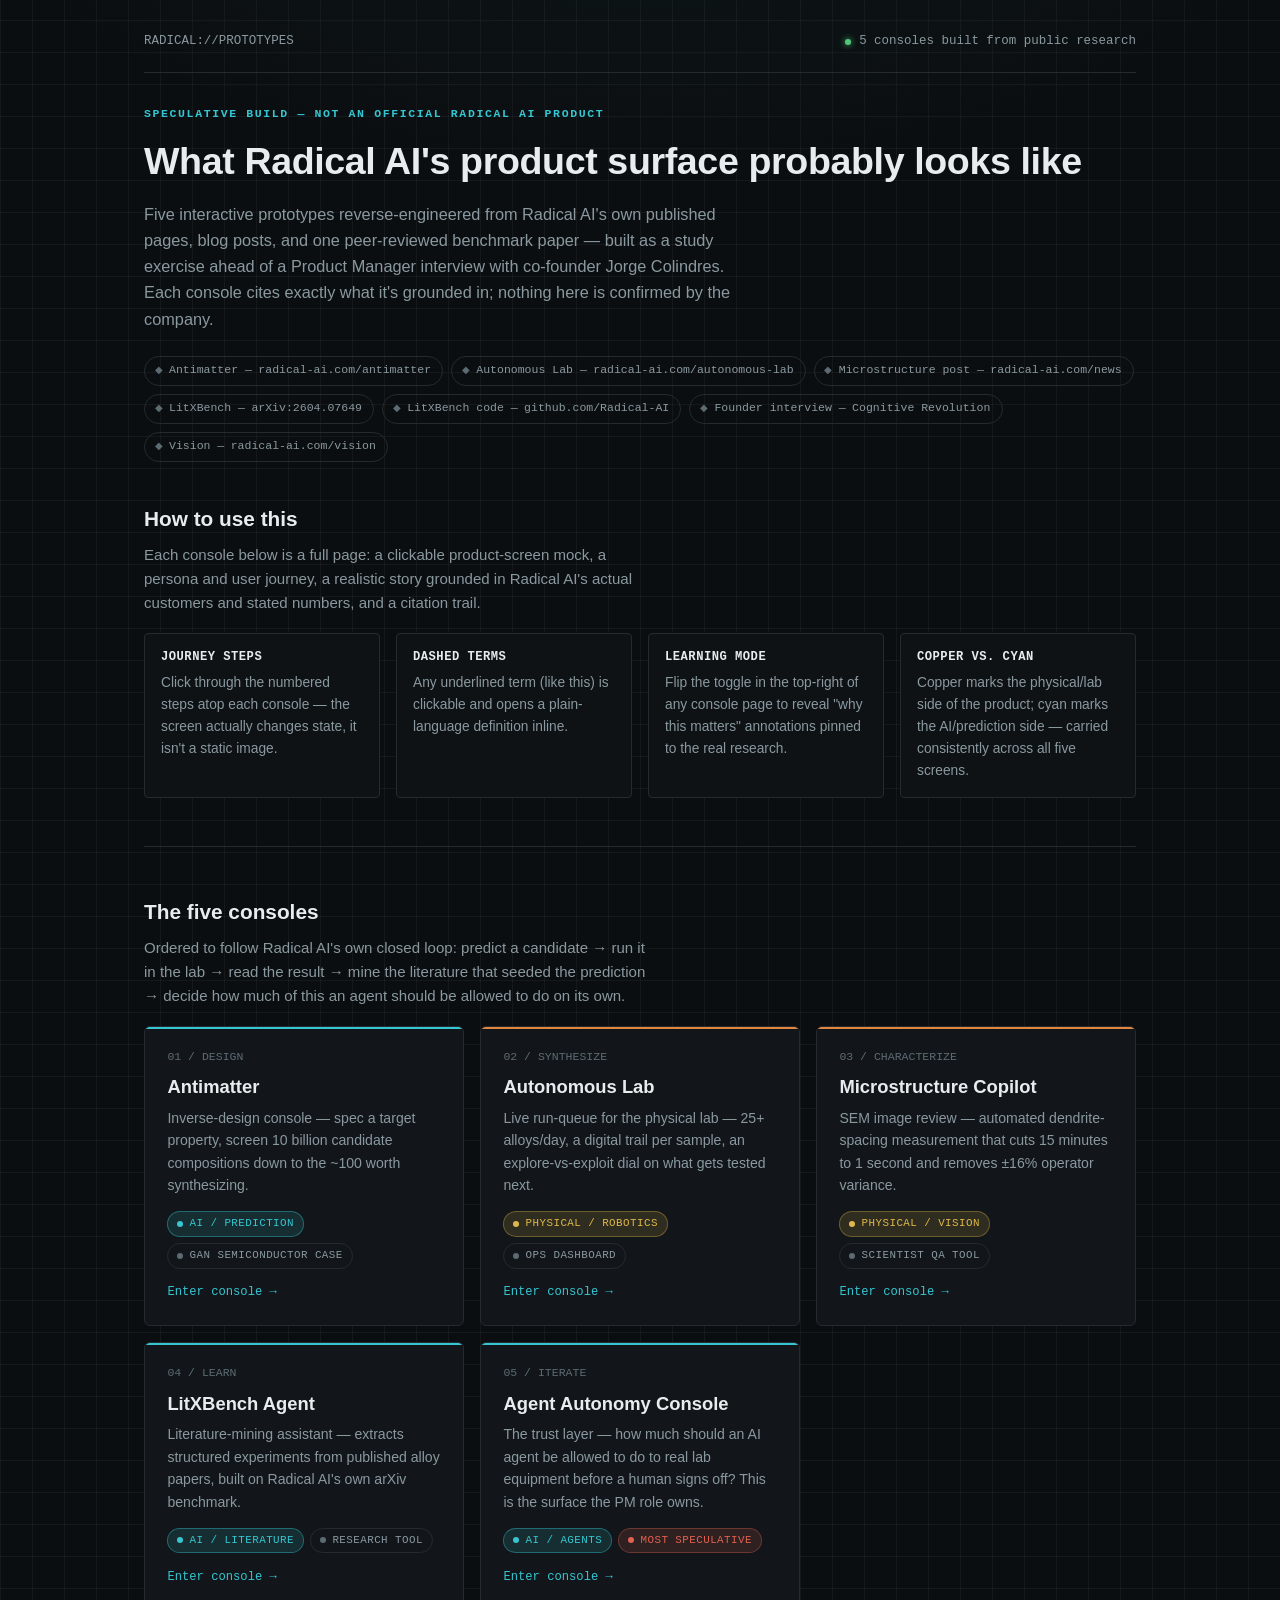
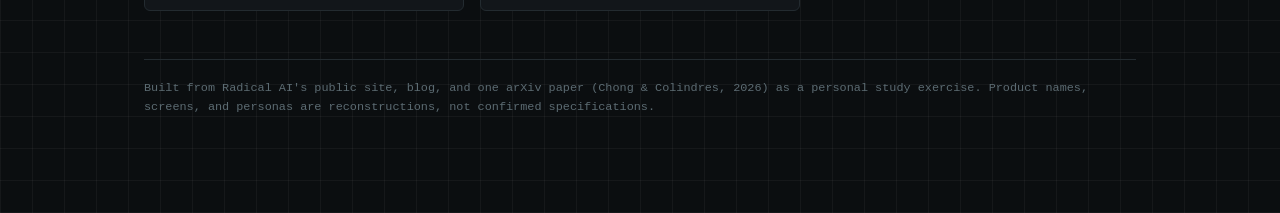
<file: index.html>
<!doctype html>
<html lang="en">
<head>
<meta charset="utf-8" />
<meta name="viewport" content="width=device-width, initial-scale=1" />
<title>Radical AI — Product Prototype Gallery</title>
<link rel="stylesheet" href="assets/styles.css" />
<style>
  .cards {
    display: grid;
    grid-template-columns: repeat(auto-fit, minmax(300px, 1fr));
    gap: 1rem;
  }
  .card {
    display: flex;
    flex-direction: column;
    background: var(--bg-panel);
    border: 1px solid var(--rule);
    border-radius: 6px;
    padding: 1.3rem 1.4rem 1.4rem;
    text-decoration: none;
    color: var(--ink);
    transition: border-color 0.15s, transform 0.15s;
    position: relative;
    overflow: hidden;
  }
  .card::before {
    content: "";
    position: absolute; top: 0; left: 0; right: 0; height: 2px;
    background: var(--accent-bar, var(--cyan));
  }
  .card:hover { border-color: var(--rule-strong); transform: translateY(-2px); text-decoration: none; }
  .card .idx { font-family: var(--font-mono); color: var(--ink-faint); font-size: 0.72rem; }
  .card h3 { margin: 0.4rem 0 0.3rem; font-size: 1.15rem; }
  .card p.tag { color: var(--ink-dim); font-size: 0.88rem; margin: 0 0 0.9rem; flex-grow: 1; }
  .card .meta { display: flex; flex-wrap: wrap; gap: 0.4rem; margin-bottom: 0.9rem; }
  .card .enter { font-family: var(--font-mono); font-size: 0.76rem; color: var(--cyan); }
  .card.phys { --accent-bar: var(--copper); }

  .source-strip {
    display: flex;
    flex-wrap: wrap;
    gap: 0.5rem;
    margin-bottom: 2.5rem;
  }

  .howto {
    display: grid;
    grid-template-columns: repeat(auto-fit, minmax(220px, 1fr));
    gap: 1rem;
    margin: 1rem 0 0;
  }
  .howto .item {
    background: var(--bg-inset);
    border: 1px solid var(--rule);
    border-radius: var(--radius);
    padding: 0.9rem 1rem;
    font-size: 0.86rem;
    color: var(--ink-dim);
  }
  .howto .item b { color: var(--ink); display: block; margin-bottom: 0.3rem; font-family: var(--font-mono); font-size: 0.76rem; text-transform: uppercase; letter-spacing: 0.04em; }
</style>
</head>
<body>
  <div class="shell">
    <div class="topbar">
      <span class="mono">RADICAL://PROTOTYPES</span>
      <span class="sys"><span class="dot"></span>5 consoles built from public research</span>
    </div>

    <span class="eyebrow cyan">Speculative build — not an official Radical AI product</span>
    <h1 class="page-title">What Radical AI's product surface probably looks like</h1>
    <p class="dek">Five interactive prototypes reverse-engineered from Radical AI's own published pages, blog posts, and one peer-reviewed benchmark paper — built as a study exercise ahead of a Product Manager interview with co-founder Jorge Colindres. Each console cites exactly what it's grounded in; nothing here is confirmed by the company.</p>

    <div class="source-strip">
      <span class="cite">Antimatter — <a href="https://www.radical-ai.com/antimatter" target="_blank" rel="noopener">radical-ai.com/antimatter</a></span>
      <span class="cite">Autonomous Lab — <a href="https://www.radical-ai.com/autonomous-lab" target="_blank" rel="noopener">radical-ai.com/autonomous-lab</a></span>
      <span class="cite">Microstructure post — <a href="https://www.radical-ai.com/news/scale-speed-precision-automated-microstructure-analysis-moves-different" target="_blank" rel="noopener">radical-ai.com/news</a></span>
      <span class="cite">LitXBench — <a href="https://arxiv.org/abs/2604.07649" target="_blank" rel="noopener">arXiv:2604.07649</a></span>
      <span class="cite">LitXBench code — <a href="https://github.com/Radical-AI/litxbench" target="_blank" rel="noopener">github.com/Radical-AI</a></span>
      <span class="cite">Founder interview — <a href="https://www.cognitiverevolution.ai/material-abundance-radical-ais-closed-loop-lab-automates-scientific-discovery/" target="_blank" rel="noopener">Cognitive Revolution</a></span>
      <span class="cite">Vision — <a href="https://www.radical-ai.com/vision" target="_blank" rel="noopener">radical-ai.com/vision</a></span>
    </div>

    <section class="block">
      <h2>How to use this</h2>
      <p class="lede">Each console below is a full page: a clickable product-screen mock, a persona and user journey, a realistic story grounded in Radical AI's actual customers and stated numbers, and a citation trail.</p>
      <div class="howto">
        <div class="item"><b>Journey steps</b>Click through the numbered steps atop each console — the screen actually changes state, it isn't a static image.</div>
        <div class="item"><b>Dashed terms</b>Any underlined term (like this) is clickable and opens a plain-language definition inline.</div>
        <div class="item"><b>Learning mode</b>Flip the toggle in the top-right of any console page to reveal "why this matters" annotations pinned to the real research.</div>
        <div class="item"><b>Copper vs. cyan</b>Copper marks the physical/lab side of the product; cyan marks the AI/prediction side — carried consistently across all five screens.</div>
      </div>
    </section>

    <hr class="rule" />

    <section class="block">
      <h2>The five consoles</h2>
      <p class="lede">Ordered to follow Radical AI's own closed loop: predict a candidate → run it in the lab → read the result → mine the literature that seeded the prediction → decide how much of this an agent should be allowed to do on its own.</p>

      <div class="cards">
        <a class="card" href="prototypes/antimatter.html">
          <span class="idx">01 / DESIGN</span>
          <h3>Antimatter</h3>
          <p class="tag">Inverse-design console — spec a target property, screen 10 billion candidate compositions down to the ~100 worth synthesizing.</p>
          <div class="meta"><span class="pill info">AI / prediction</span><span class="pill">GaN semiconductor case</span></div>
          <span class="enter">Enter console →</span>
        </a>

        <a class="card phys" href="prototypes/autonomous-lab.html">
          <span class="idx">02 / SYNTHESIZE</span>
          <h3>Autonomous Lab</h3>
          <p class="tag">Live run-queue for the physical lab — 25+ alloys/day, a digital trail per sample, an explore-vs-exploit dial on what gets tested next.</p>
          <div class="meta"><span class="pill warn">Physical / robotics</span><span class="pill">Ops dashboard</span></div>
          <span class="enter">Enter console →</span>
        </a>

        <a class="card phys" href="prototypes/microstructure-copilot.html">
          <span class="idx">03 / CHARACTERIZE</span>
          <h3>Microstructure Copilot</h3>
          <p class="tag">SEM image review — automated dendrite-spacing measurement that cuts 15 minutes to 1 second and removes ±16% operator variance.</p>
          <div class="meta"><span class="pill warn">Physical / vision</span><span class="pill">Scientist QA tool</span></div>
          <span class="enter">Enter console →</span>
        </a>

        <a class="card" href="prototypes/litxbench.html">
          <span class="idx">04 / LEARN</span>
          <h3>LitXBench Agent</h3>
          <p class="tag">Literature-mining assistant — extracts structured experiments from published alloy papers, built on Radical AI's own arXiv benchmark.</p>
          <div class="meta"><span class="pill info">AI / literature</span><span class="pill">Research tool</span></div>
          <span class="enter">Enter console →</span>
        </a>

        <a class="card" href="prototypes/agent-console.html">
          <span class="idx">05 / ITERATE</span>
          <h3>Agent Autonomy Console</h3>
          <p class="tag">The trust layer — how much should an AI agent be allowed to do to real lab equipment before a human signs off? This is the surface the PM role owns.</p>
          <div class="meta"><span class="pill info">AI / agents</span><span class="pill crit">Most speculative</span></div>
          <span class="enter">Enter console →</span>
        </a>
      </div>
    </section>

    <footer class="foot">
      Built from Radical AI's public site, blog, and one arXiv paper (Chong &amp; Colindres, 2026) as a personal study exercise. Product names, screens, and personas are reconstructions, not confirmed specifications.
    </footer>
  </div>
  <script src="assets/app.js" defer></script>
</body>
</html>
</file>
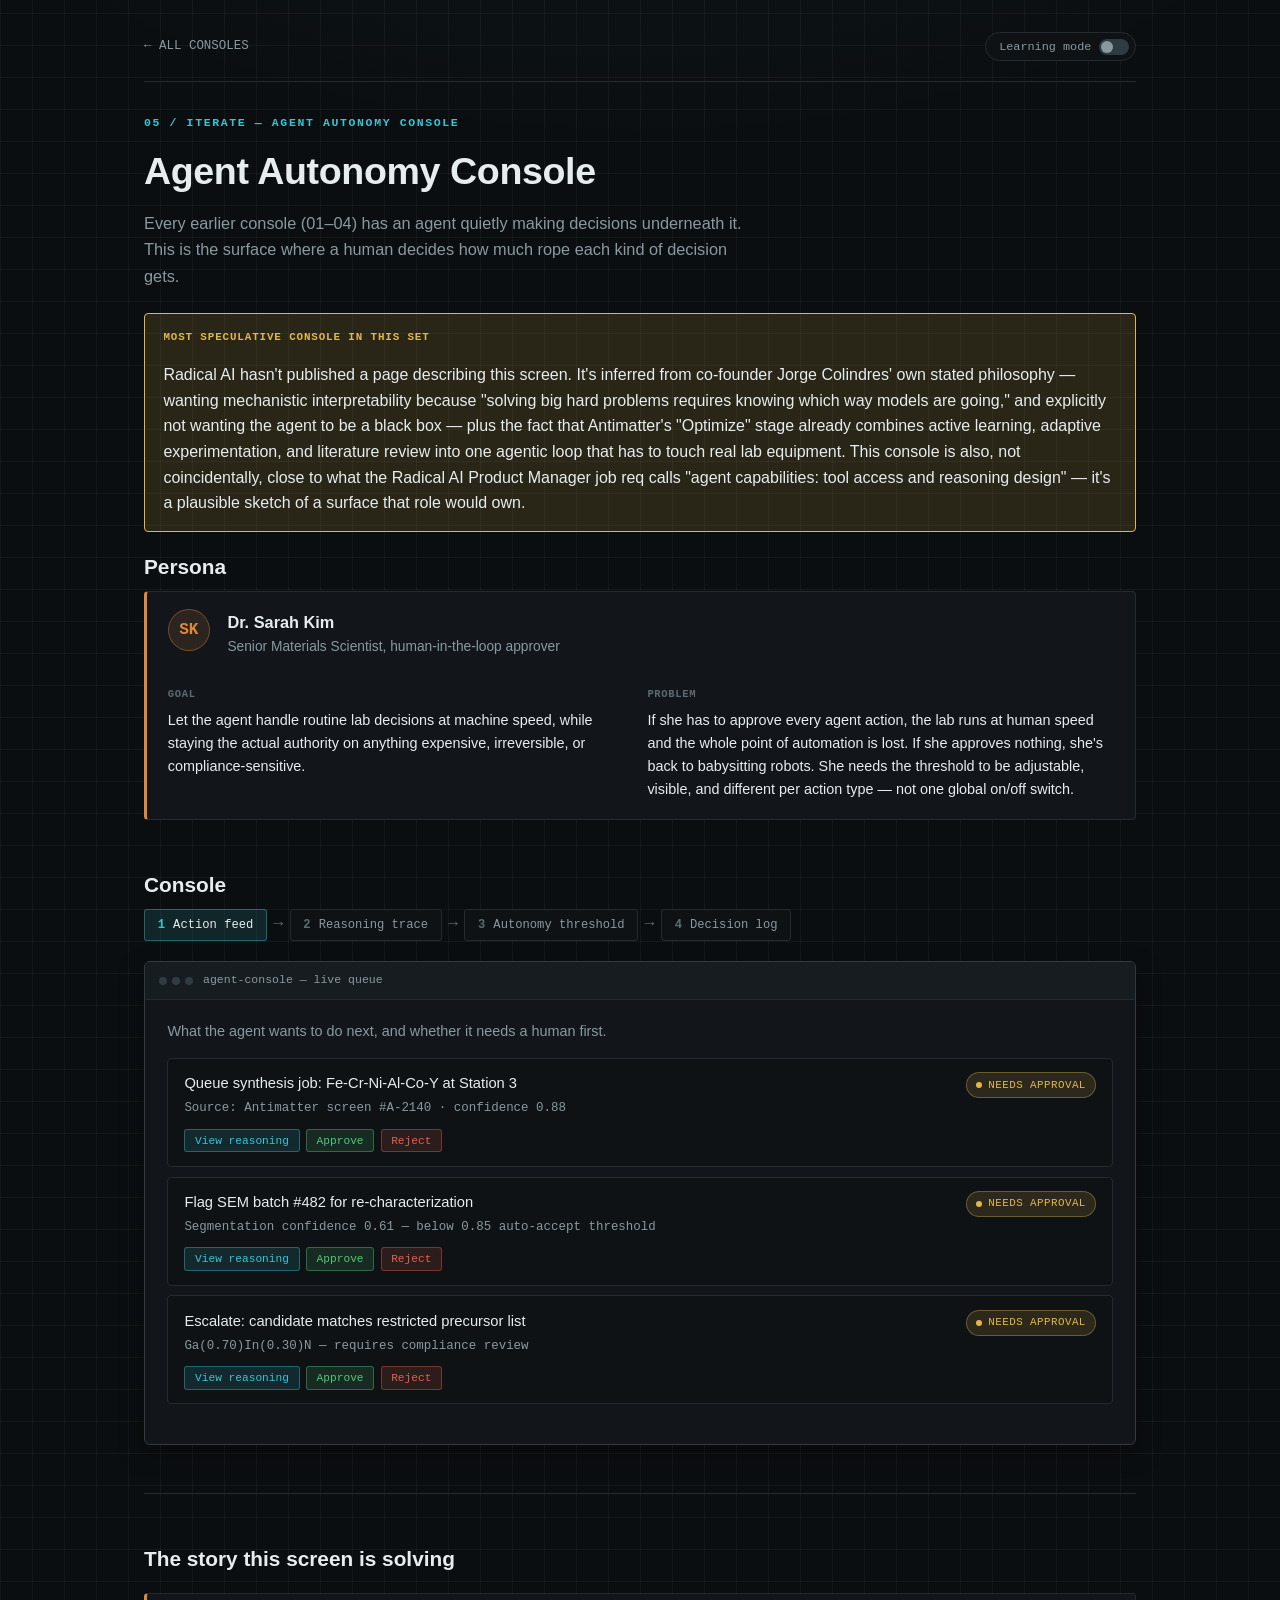
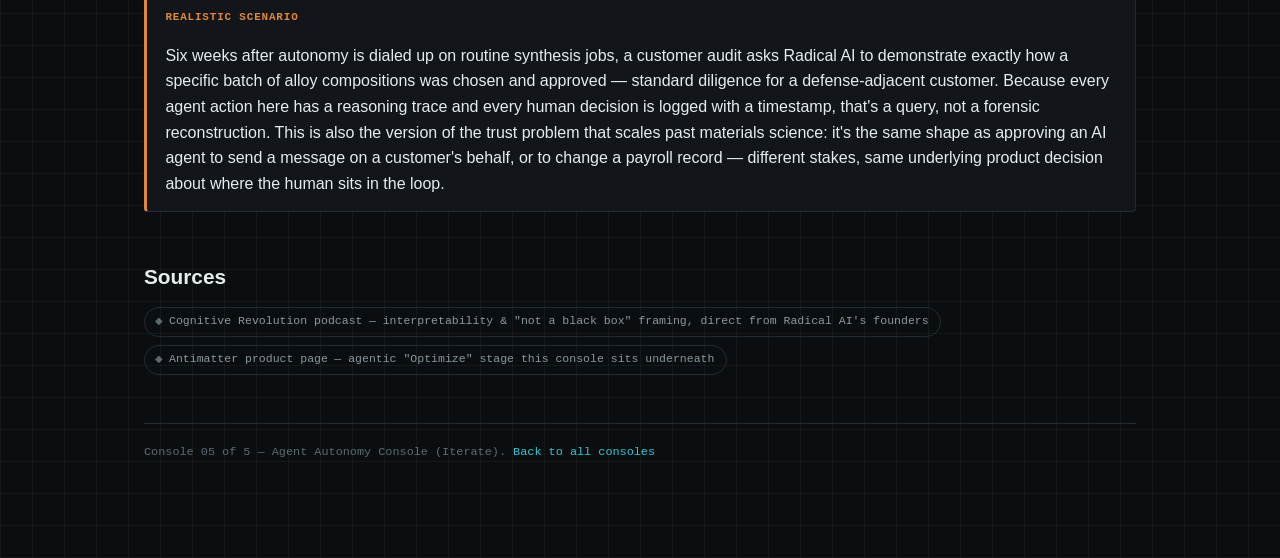
<file: prototypes/agent-console.html>
<!doctype html>
<html lang="en">
<head>
<meta charset="utf-8" />
<meta name="viewport" content="width=device-width, initial-scale=1" />
<title>Agent Autonomy Console · Radical AI Prototypes</title>
<link rel="stylesheet" href="../assets/styles.css" />
<style>
  .action-list { display: flex; flex-direction: column; gap: 0.6rem; margin: 0.8rem 0 1rem; }
  .action {
    background: var(--bg-inset);
    border: 1px solid var(--rule);
    border-radius: var(--radius);
    padding: 0.85rem 1rem;
  }
  .action .arow { display: flex; justify-content: space-between; align-items: flex-start; gap: 0.8rem; flex-wrap: wrap; }
  .action .atext { font-size: 0.92rem; }
  .action .atext .target { color: var(--ink-dim); font-family: var(--font-mono); font-size: 0.78rem; display: block; margin-top: 0.2rem; }
  .action .abtns { display: flex; gap: 0.4rem; flex-shrink: 0; }
  .action .abtns button { font-family: var(--font-mono); font-size: 0.7rem; padding: 0.3rem 0.6rem; border-radius: 3px; cursor: pointer; }
  .action .abtns .approve { background: var(--ok-soft); border: 1px solid rgba(82,199,122,0.4); color: var(--ok); }
  .action .abtns .reject { background: var(--crit-soft); border: 1px solid rgba(224,97,79,0.4); color: var(--crit); }
  .action .abtns .trace { background: var(--cyan-soft); border: 1px solid var(--cyan-line); color: var(--cyan); }
  .action .abtns button[disabled] { opacity: 0.35; cursor: not-allowed; }

  .stage-labels { display: flex; justify-content: space-between; font-family: var(--font-mono); font-size: 0.68rem; color: var(--ink-faint); margin-top: 0.3rem; }
  .stage-labels .active { color: var(--cyan); }

  .trace-block { background: var(--bg-inset); border: 1px solid var(--rule); border-radius: var(--radius); padding: 1rem 1.1rem; margin: 0.8rem 0; }
  .trace-block .step { display: flex; gap: 0.7rem; padding: 0.4rem 0; border-bottom: 1px dotted var(--rule); font-size: 0.86rem; }
  .trace-block .step:last-child { border-bottom: none; }
  .trace-block .step .n { font-family: var(--font-mono); color: var(--cyan); flex-shrink: 0; }

  .log-list { display: flex; flex-direction: column; gap: 0.5rem; margin-top: 0.8rem; }
  .log-item { display: flex; gap: 0.8rem; align-items: baseline; font-size: 0.85rem; border-bottom: 1px dotted var(--rule); padding-bottom: 0.5rem; }
  .log-item .t { font-family: var(--font-mono); color: var(--ink-faint); font-size: 0.72rem; flex-shrink: 0; width: 5.5em; }
</style>
</head>
<body>
  <div class="shell">
    <div class="topbar">
      <a class="back" href="../index.html">&larr; ALL CONSOLES</a>
      <button class="learning-toggle" data-learning-toggle type="button"><span>Learning mode</span><span class="sw"></span></button>
    </div>

    <span class="eyebrow cyan">05 / Iterate &mdash; Agent Autonomy Console</span>
    <h1 class="page-title">Agent Autonomy Console</h1>
    <p class="dek">Every earlier console (01&ndash;04) has an agent quietly making decisions underneath it. This is the surface where a human decides how much rope each kind of decision gets.</p>

    <div class="callout caution">
      <span class="label">Most speculative console in this set</span>
      <p>Radical AI hasn't published a page describing this screen. It's inferred from co-founder Jorge Colindres' own stated philosophy &mdash; wanting mechanistic interpretability because "solving big hard problems requires knowing which way models are going," and explicitly not wanting the agent to be a black box &mdash; plus the fact that Antimatter's "Optimize" stage already combines active learning, adaptive experimentation, and literature review into one agentic loop that has to touch real lab equipment. This console is also, not coincidentally, close to what the Radical AI Product Manager job req calls "agent capabilities: tool access and reasoning design" &mdash; it's a plausible sketch of a surface that role would own.</p>
    </div>

    <section class="block">
      <h2>Persona</h2>
      <div class="persona">
        <div class="avatar">SK</div>
        <div class="who">
          <div class="name">Dr. Sarah Kim</div>
          <div class="role">Senior Materials Scientist, human-in-the-loop approver</div>
        </div>
        <div class="facts">
          <div><h4>Goal</h4><p>Let the agent handle routine lab decisions at machine speed, while staying the actual authority on anything expensive, irreversible, or compliance-sensitive.</p></div>
          <div><h4>Problem</h4><p>If she has to approve every agent action, the lab runs at human speed and the whole point of automation is lost. If she approves nothing, she's back to babysitting robots. She needs the threshold to be adjustable, visible, and different per action type &mdash; not one global on/off switch.</p></div>
        </div>
      </div>
    </section>

    <section class="block">
      <h2>Console</h2>
      <nav class="journey">
        <button data-step="feed" aria-current="step"><span class="idx">1</span>Action feed</button>
        <span class="arrow">&rarr;</span>
        <button data-step="trace"><span class="idx">2</span>Reasoning trace</button>
        <span class="arrow">&rarr;</span>
        <button data-step="threshold"><span class="idx">3</span>Autonomy threshold</button>
        <span class="arrow">&rarr;</span>
        <button data-step="log"><span class="idx">4</span>Decision log</button>
      </nav>

      <div class="console">
        <div class="console-titlebar">
          <span class="traffic"><span></span><span></span><span></span></span>
          <span class="name">agent-console &mdash; live queue</span>
        </div>
        <div class="console-body">

          <div class="step-panel active" data-step-panel="feed">
            <p style="color:var(--ink-dim); font-size:0.9rem; margin-top:0">What the agent wants to do next, and whether it needs a human first.</p>
            <div class="action-list" id="actionList"></div>
          </div>

          <div class="step-panel" data-step-panel="trace">
            <p style="color:var(--ink-dim); font-size:0.9rem; margin-top:0" id="traceIntro">Select "View reasoning" on an action in the feed first.</p>
            <div id="traceContent" style="display:none">
              <div class="field row" style="margin-bottom:0.8rem">
                <label style="margin:0">View:</label>
                <div class="btn-row" style="margin-top:0">
                  <button class="btn ghost" id="btnInterpretable" aria-pressed="true">Interpretable</button>
                  <button class="btn ghost" id="btnBlackbox" aria-pressed="false">Black box</button>
                </div>
              </div>
              <div class="trace-block" id="interpretableView"></div>
              <div class="trace-block" id="blackboxView" style="display:none">
                <p style="margin:0; color:var(--ink-faint); font-family:var(--font-mono); font-size:0.86rem">action: queue_synthesis_job<br/>confidence: 0.88<br/>&mdash; no further detail available &mdash;</p>
              </div>
              <div class="edu-note">
                <span class="tp-label">Interpretable vs. black box</span>
                A confidence score alone tells Sarah <em>that</em> the agent is fairly sure, not <em>why</em>. The interpretable view shows the actual tool calls and data considered &mdash; the difference between "trust me" and "here's my work," which is the distinction Radical AI's founders have pointed to directly when explaining why they invest in mechanistic interpretability rather than treating the model as a black box.
              </div>
            </div>
          </div>

          <div class="step-panel" data-step-panel="threshold">
            <p style="color:var(--ink-dim); font-size:0.9rem; margin-top:0">One dial, four stages. Some actions ignore it entirely.</p>
            <div class="field">
              <label>Autonomy level &mdash; routine synthesis &amp; characterization actions</label>
              <input type="range" id="autonomySlider" min="0" max="100" value="35" />
              <div class="stage-labels">
                <span data-stage="0">Shadow</span>
                <span data-stage="1">Suggest</span>
                <span data-stage="2">Approve-required</span>
                <span data-stage="3">Autonomous</span>
              </div>
            </div>
            <div class="callout insight" id="stageExplain">
              <span class="label">Suggest</span>
              <p>The agent proposes the action and drafts everything needed to execute it, but nothing happens until Sarah clicks approve. Go back to the Action feed tab to see this reflected live.</p>
            </div>
            <div class="callout caution">
              <span class="label">Hard-gated regardless of this slider</span>
              <p>Anything touching restricted precursors or compliance flags &mdash; like the escalation in the action feed &mdash; always requires human review. That's a deliberate design choice, not a threshold setting: some categories of decision don't get a dial at all.</p>
            </div>
          </div>

          <div class="step-panel" data-step-panel="log">
            <p style="color:var(--ink-dim); font-size:0.9rem; margin-top:0">Every human decision on an agent action, kept &mdash; the audit trail this whole console exists to produce.</p>
            <div class="log-list" id="logList"></div>
          </div>

        </div>
      </div>
    </section>

    <hr class="rule" />

    <section class="block">
      <h2>The story this screen is solving</h2>
      <div class="callout story">
        <span class="label">Realistic scenario</span>
        <p>Six weeks after autonomy is dialed up on routine synthesis jobs, a customer audit asks Radical AI to demonstrate exactly how a specific batch of alloy compositions was chosen and approved &mdash; standard diligence for a defense-adjacent customer. Because every agent action here has a reasoning trace and every human decision is logged with a timestamp, that's a query, not a forensic reconstruction. This is also the version of the trust problem that scales past materials science: it's the same shape as approving an AI agent to send a message on a customer's behalf, or to change a payroll record &mdash; different stakes, same underlying product decision about where the human sits in the loop.</p>
      </div>
    </section>

    <section class="block">
      <h2>Sources</h2>
      <div class="sources">
        <span class="cite"><a href="https://www.cognitiverevolution.ai/material-abundance-radical-ais-closed-loop-lab-automates-scientific-discovery/" target="_blank" rel="noopener">Cognitive Revolution podcast</a> &mdash; interpretability &amp; "not a black box" framing, direct from Radical AI's founders</span>
        <span class="cite"><a href="https://www.radical-ai.com/antimatter" target="_blank" rel="noopener">Antimatter product page</a> &mdash; agentic "Optimize" stage this console sits underneath</span>
      </div>
    </section>

    <footer class="foot">Console 05 of 5 &mdash; Agent Autonomy Console (Iterate). <a href="../index.html">Back to all consoles</a></footer>
  </div>

  <script src="../assets/app.js" defer></script>
  <script>
    (function () {
      var STAGES = ["Shadow", "Suggest", "Approve-required", "Autonomous"];
      var STAGE_TEXT = [
        "The agent logs what it would have done, but never touches real equipment. Purely observational — used to build trust before granting any real authority.",
        "The agent proposes the action and drafts everything needed to execute it, but nothing happens until a human clicks approve. Go back to the Action feed tab to see this reflected live.",
        "The agent executes automatically, but only after a lightweight approval gate — useful once a category has a long track record but you still want a checkpoint.",
        "The agent executes immediately and logs the decision after the fact. Reserved for the lowest-risk, highest-volume action types once confidence is well established."
      ];

      var actions = [
        {
          id: 1,
          text: "Queue synthesis job: Fe-Cr-Ni-Al-Co-Y at Station 3",
          target: "Source: Antimatter screen #A-2140 · confidence 0.88",
          category: "routine",
          status: "pending",
          trace: [
            "Queried Antimatter screening result #A-2140 for top unqueued candidate",
            "Checked Station 3 availability and precursor inventory — both sufficient",
            "Compared composition against 6 prior successful runs in same alloy family",
            "Drafted synthesis job with default parameters from nearest matched run"
          ]
        },
        {
          id: 2,
          text: "Flag SEM batch #482 for re-characterization",
          target: "Segmentation confidence 0.61 — below 0.85 auto-accept threshold",
          category: "routine",
          status: "pending",
          trace: [
            "Ran segmentation model on batch #482, 40 images",
            "Mean confidence 0.61, three images below 0.50",
            "Compared to batch's own historical average confidence (0.92) — significant drop",
            "Concluded: likely imaging artifact, not a genuine microstructure. Recommends re-imaging over re-measuring."
          ]
        },
        {
          id: 3,
          text: "Escalate: candidate matches restricted precursor list",
          target: "Ga(0.70)In(0.30)N — requires compliance review",
          category: "compliance",
          status: "pending",
          trace: [
            "Cross-checked proposed composition against export-control precursor list",
            "Matched indium concentration threshold for restricted-use flag",
            "Did not proceed to synthesis queue — routed directly to compliance, bypassing autonomy setting entirely"
          ]
        }
      ];
      var log = [
        { t: "09:14", text: "Approved: queue synthesis job Ga(0.91)Al(0.09)N at Station 1", who: "S. Kim" },
        { t: "08:52", text: "Rejected: auto-reorder precursor (insufficient budget headroom)", who: "S. Kim" }
      ];
      var selectedTraceId = null;
      var autonomyValue = 35;

      function stageIndex(v) {
        if (v < 25) return 0;
        if (v < 50) return 1;
        if (v < 75) return 2;
        return 3;
      }

      function computedStatus(action) {
        if (action.category === "compliance") return "review";
        if (action.status !== "pending") return action.status;
        var stage = stageIndex(autonomyValue);
        if (stage === 0) return "shadow";
        if (stage === 1) return "review";
        if (stage === 2) return "review";
        return "auto";
      }

      function pillFor(status) {
        if (status === "auto") return ["ok", "auto-executed"];
        if (status === "shadow") return ["", "shadow — logged only"];
        if (status === "approved") return ["ok", "approved"];
        if (status === "rejected") return ["crit", "rejected"];
        return ["warn", "needs approval"];
      }

      function renderActions() {
        var list = document.getElementById("actionList");
        list.innerHTML = "";
        actions.forEach(function (action) {
          var status = computedStatus(action);
          var pill = pillFor(status);
          var needsApproval = status === "review";
          var div = document.createElement("div");
          div.className = "action";
          div.innerHTML =
            "<div class=\"arow\">" +
              "<div class=\"atext\">" + action.text + "<span class=\"target\">" + action.target + "</span></div>" +
              "<span class=\"pill " + pill[0] + "\">" + pill[1] + "</span>" +
            "</div>" +
            "<div class=\"abtns\" style=\"margin-top:0.6rem\">" +
              "<button class=\"trace\" data-trace=\"" + action.id + "\">View reasoning</button>" +
              "<button class=\"approve\" data-approve=\"" + action.id + "\"" + (needsApproval ? "" : " disabled") + ">Approve</button>" +
              "<button class=\"reject\" data-reject=\"" + action.id + "\"" + (needsApproval ? "" : " disabled") + ">Reject</button>" +
            "</div>";
          list.appendChild(div);
        });

        list.querySelectorAll("[data-trace]").forEach(function (btn) {
          btn.addEventListener("click", function () {
            selectedTraceId = parseInt(btn.getAttribute("data-trace"), 10);
            renderTrace();
            window.RadicalUI.goToStep(document.querySelector(".journey"), "trace");
          });
        });
        list.querySelectorAll("[data-approve]").forEach(function (btn) {
          btn.addEventListener("click", function () { decide(parseInt(btn.getAttribute("data-approve"), 10), "approved"); });
        });
        list.querySelectorAll("[data-reject]").forEach(function (btn) {
          btn.addEventListener("click", function () { decide(parseInt(btn.getAttribute("data-reject"), 10), "rejected"); });
        });
      }

      function decide(id, decision) {
        var action = actions.filter(function (a) { return a.id === id; })[0];
        if (!action) return;
        action.status = decision;
        var now = new Date();
        var hh = ("0" + now.getHours()).slice(-2);
        var mm = ("0" + now.getMinutes()).slice(-2);
        log.unshift({ t: hh + ":" + mm, text: (decision === "approved" ? "Approved" : "Rejected") + ": " + action.text, who: "S. Kim" });
        renderActions();
        renderLog();
        window.RadicalUI.toast(decision === "approved" ? "Action approved and logged" : "Action rejected and logged");
      }

      function renderTrace() {
        var intro = document.getElementById("traceIntro");
        var content = document.getElementById("traceContent");
        if (!selectedTraceId) { intro.style.display = "block"; content.style.display = "none"; return; }
        var action = actions.filter(function (a) { return a.id === selectedTraceId; })[0];
        intro.style.display = "none";
        content.style.display = "block";
        var view = document.getElementById("interpretableView");
        view.innerHTML = "<p style=\"margin:0 0 0.6rem; font-family:var(--font-mono); font-size:0.78rem; color:var(--ink-faint); text-transform:uppercase; letter-spacing:0.05em\">" + action.text + "</p>" +
          action.trace.map(function (step, i) {
            return "<div class=\"step\"><span class=\"n\">" + (i + 1) + "</span><span>" + step + "</span></div>";
          }).join("");
      }

      document.getElementById("btnInterpretable").addEventListener("click", function () {
        document.getElementById("interpretableView").style.display = "block";
        document.getElementById("blackboxView").style.display = "none";
        this.setAttribute("aria-pressed", "true");
        document.getElementById("btnBlackbox").setAttribute("aria-pressed", "false");
      });
      document.getElementById("btnBlackbox").addEventListener("click", function () {
        document.getElementById("interpretableView").style.display = "none";
        document.getElementById("blackboxView").style.display = "block";
        this.setAttribute("aria-pressed", "true");
        document.getElementById("btnInterpretable").setAttribute("aria-pressed", "false");
      });

      function renderLog() {
        var el = document.getElementById("logList");
        el.innerHTML = log.map(function (entry) {
          return "<div class=\"log-item\"><span class=\"t\">" + entry.t + "</span><span>" + entry.text + " <span style=\"color:var(--ink-faint)\">&mdash; " + entry.who + "</span></span></div>";
        }).join("");
      }

      var slider = document.getElementById("autonomySlider");
      var stageExplain = document.getElementById("stageExplain");
      function renderThreshold() {
        var stage = stageIndex(parseInt(slider.value, 10));
        document.querySelectorAll(".stage-labels span").forEach(function (s, i) {
          s.classList.toggle("active", i === stage);
        });
        stageExplain.querySelector(".label").textContent = STAGES[stage];
        stageExplain.querySelector("p").textContent = STAGE_TEXT[stage];
      }
      slider.addEventListener("input", function () {
        autonomyValue = parseInt(slider.value, 10);
        renderThreshold();
        renderActions();
      });

      renderActions();
      renderTrace();
      renderLog();
      renderThreshold();
    })();
  </script>
</body>
</html>
</file>
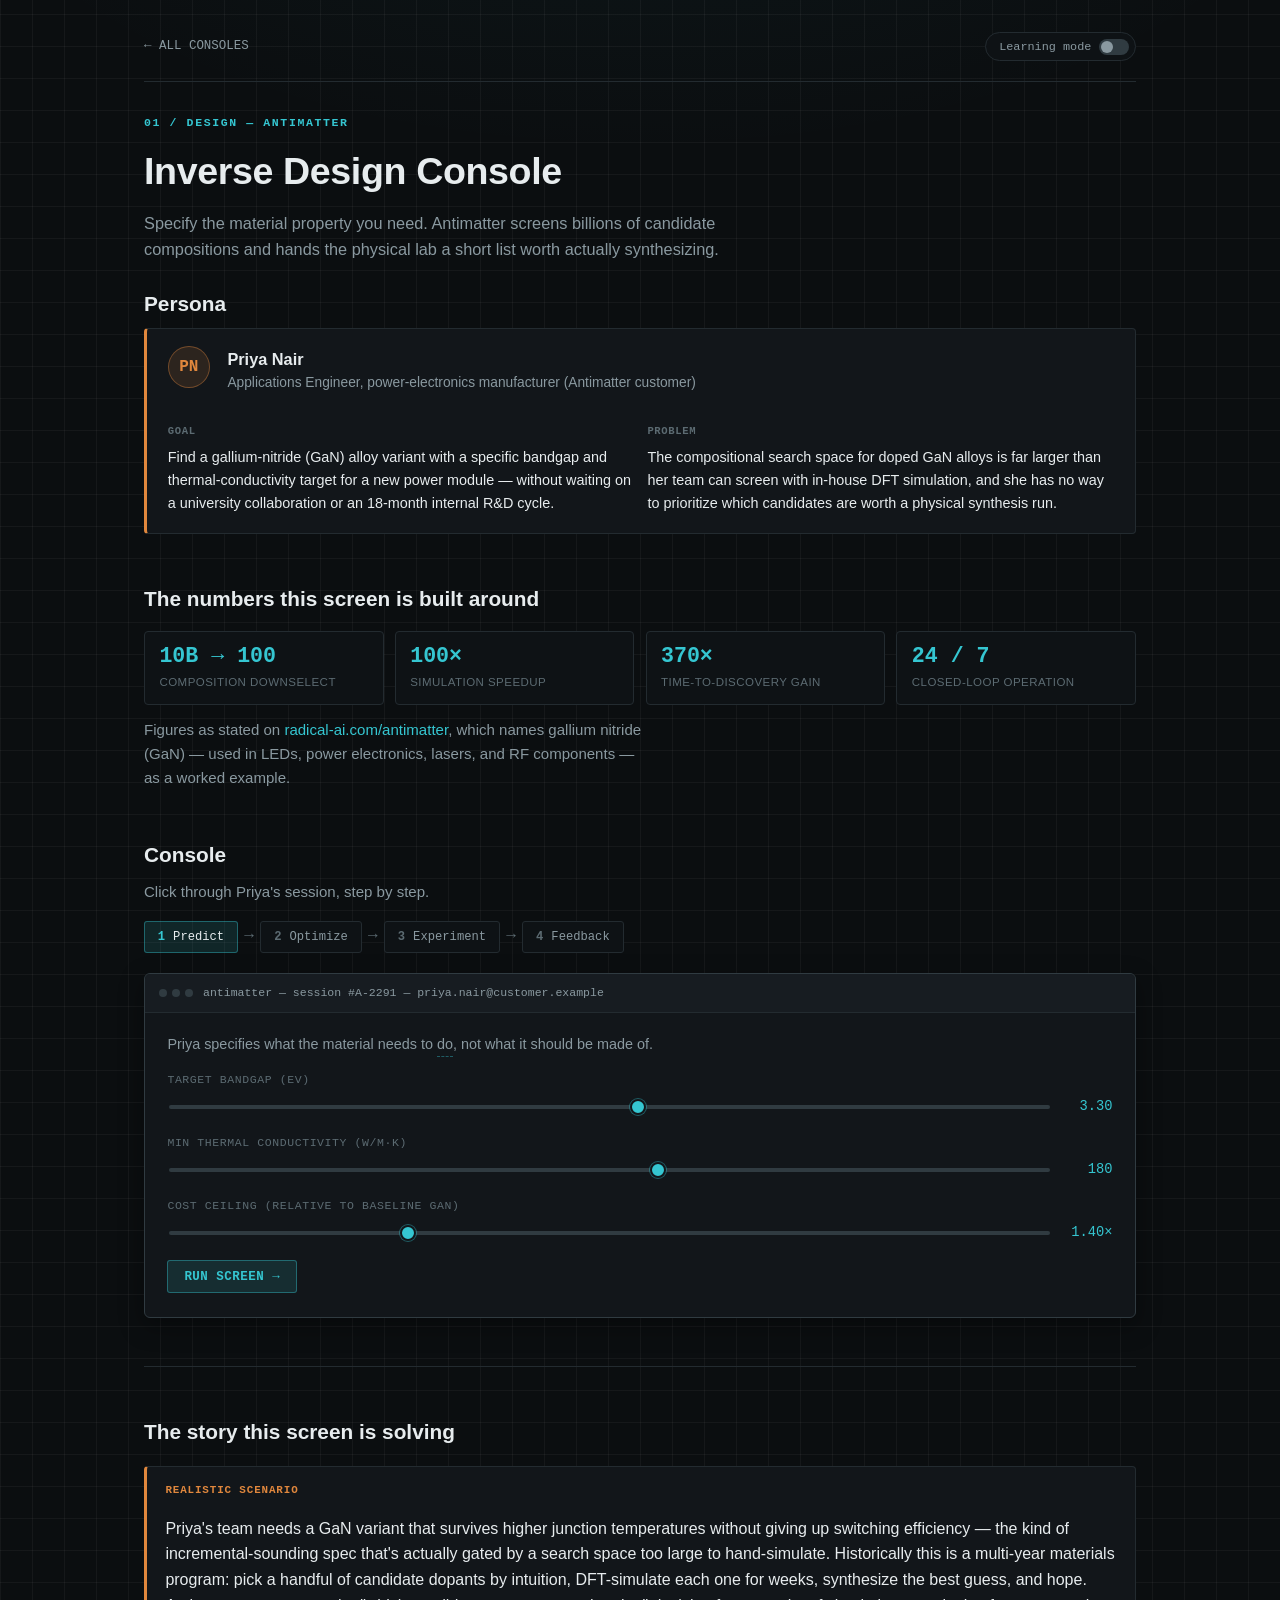
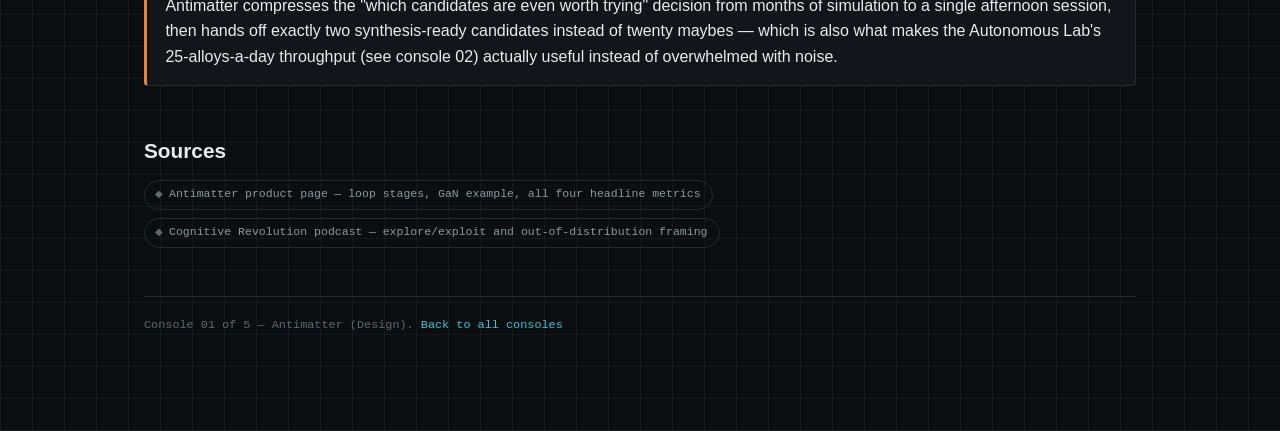
<file: prototypes/antimatter.html>
<!doctype html>
<html lang="en">
<head>
<meta charset="utf-8" />
<meta name="viewport" content="width=device-width, initial-scale=1" />
<title>Antimatter — Inverse Design Console · Radical AI Prototypes</title>
<link rel="stylesheet" href="../assets/styles.css" />
<style>
  .funnel { display: flex; flex-direction: column; gap: 0.5rem; margin: 1rem 0 1.3rem; }
  .funnel .bar-row { display: grid; grid-template-columns: 110px 1fr 90px; align-items: center; gap: 0.7rem; }
  .funnel .bar-label { font-family: var(--font-mono); font-size: 0.72rem; color: var(--ink-faint); }
  .funnel .bar-track { background: var(--bg-inset); border: 1px solid var(--rule); border-radius: 3px; height: 20px; overflow: hidden; }
  .funnel .bar-fill { height: 100%; background: linear-gradient(90deg, var(--cyan-soft), var(--cyan)); }
  .funnel .bar-val { font-family: var(--font-mono); font-size: 0.78rem; text-align: right; color: var(--ink); }

  .ee-split { display: flex; height: 26px; border-radius: 3px; overflow: hidden; border: 1px solid var(--rule); }
  .ee-split .exploit { background: var(--cyan); }
  .ee-split .explore { background: var(--copper); }
  .ee-legend { display: flex; justify-content: space-between; font-family: var(--font-mono); font-size: 0.72rem; margin-top: 0.4rem; color: var(--ink-dim); }
  .ee-legend .exploit-lbl::before { content: "■ "; color: var(--cyan); }
  .ee-legend .explore-lbl::before { content: "■ "; color: var(--copper); }

  .confidence-compare { display: grid; grid-template-columns: 1fr 1fr; gap: 1rem; margin: 1rem 0; }
  .confidence-compare .box { background: var(--bg-inset); border: 1px solid var(--rule); border-radius: var(--radius); padding: 0.9rem 1rem; }
  .confidence-compare h4 { margin: 0 0 0.6rem; font-family: var(--font-mono); font-size: 0.72rem; text-transform: uppercase; letter-spacing: 0.05em; color: var(--ink-faint); }
  .conf-bar-track { background: var(--bg); border: 1px solid var(--rule); border-radius: 3px; height: 14px; overflow: hidden; }
  .conf-bar-fill { height: 100%; background: var(--cyan); }
  .conf-val { font-family: var(--font-mono); font-size: 1.1rem; margin-top: 0.4rem; color: var(--ink); }
</style>
</head>
<body>
  <div class="shell">
    <div class="topbar">
      <a class="back" href="../index.html">&larr; ALL CONSOLES</a>
      <button class="learning-toggle" data-learning-toggle type="button"><span>Learning mode</span><span class="sw"></span></button>
    </div>

    <span class="eyebrow cyan">01 / Design &mdash; Antimatter</span>
    <h1 class="page-title">Inverse Design Console</h1>
    <p class="dek">Specify the material property you need. Antimatter screens billions of candidate compositions and hands the physical lab a short list worth actually synthesizing.</p>

    <div class="edu-note">
      <span class="tp-label">Why this screen exists</span>
      Radical AI's own <a href="https://www.radical-ai.com/antimatter" target="_blank" rel="noopener">Antimatter page</a> describes a four-stage loop &mdash; Predict, Optimize, Experiment, Feedback &mdash; combining atomistic simulation, active learning, and literature review to go from a target property to synthesizable candidates. This console is a plausible front end for that loop; the specific screens, fields, and copy are invented.
    </div>

    <section class="block">
      <h2>Persona</h2>
      <div class="persona">
        <div class="avatar">PN</div>
        <div class="who">
          <div class="name">Priya Nair</div>
          <div class="role">Applications Engineer, power-electronics manufacturer (Antimatter customer)</div>
        </div>
        <div class="facts">
          <div><h4>Goal</h4><p>Find a gallium-nitride (GaN) alloy variant with a specific bandgap and thermal-conductivity target for a new power module &mdash; without waiting on a university collaboration or an 18-month internal R&amp;D cycle.</p></div>
          <div><h4>Problem</h4><p>The compositional search space for doped GaN alloys is far larger than her team can screen with in-house DFT simulation, and she has no way to prioritize which candidates are worth a physical synthesis run.</p></div>
        </div>
      </div>
    </section>

    <section class="block">
      <h2>The numbers this screen is built around</h2>
      <div class="stat-grid">
        <div class="stat-tile"><div class="val tabular">10B &rarr; 100</div><div class="lbl">Composition downselect</div></div>
        <div class="stat-tile"><div class="val tabular">100&times;</div><div class="lbl">Simulation speedup</div></div>
        <div class="stat-tile"><div class="val tabular">370&times;</div><div class="lbl">Time-to-discovery gain</div></div>
        <div class="stat-tile"><div class="val tabular">24 / 7</div><div class="lbl">Closed-loop operation</div></div>
      </div>
      <p class="lede" style="margin-top:-0.6rem">Figures as stated on <a href="https://www.radical-ai.com/antimatter" target="_blank" rel="noopener">radical-ai.com/antimatter</a>, which names gallium nitride (GaN) &mdash; used in LEDs, power electronics, lasers, and RF components &mdash; as a worked example.</p>
    </section>

    <section class="block">
      <h2>Console</h2>
      <p class="lede">Click through Priya's session, step by step.</p>

      <nav class="journey">
        <button data-step="predict" aria-current="step"><span class="idx">1</span>Predict</button>
        <span class="arrow">&rarr;</span>
        <button data-step="optimize"><span class="idx">2</span>Optimize</button>
        <span class="arrow">&rarr;</span>
        <button data-step="experiment"><span class="idx">3</span>Experiment</button>
        <span class="arrow">&rarr;</span>
        <button data-step="feedback"><span class="idx">4</span>Feedback</button>
      </nav>

      <div class="console">
        <div class="console-titlebar">
          <span class="traffic"><span></span><span></span><span></span></span>
          <span class="name">antimatter &mdash; session #A-2291 &mdash; priya.nair@customer.example</span>
        </div>
        <div class="console-body">

          <div class="step-panel active" data-step-panel="predict">
            <p style="color:var(--ink-dim); font-size:0.9rem; margin-top:0">Priya specifies what the material needs to <button class="term" data-term="Property-driven / inverse design" data-def="Instead of picking a known compound and testing it, you specify the outcome you need (a bandgap, a strength, a cost ceiling) and let the model search compositions backwards from that target.">do</button>, not what it should be made of.</p>
            <div class="field">
              <label>Target bandgap (eV)</label>
              <div class="row"><input type="range" id="bandgap" min="2.5" max="4.0" step="0.05" value="3.3" /><span class="readout" id="bandgapVal">3.30</span></div>
            </div>
            <div class="field">
              <label>Min thermal conductivity (W/m&middot;K)</label>
              <div class="row"><input type="range" id="thermal" min="80" max="260" step="5" value="180" /><span class="readout" id="thermalVal">180</span></div>
            </div>
            <div class="field">
              <label>Cost ceiling (relative to baseline GaN)</label>
              <div class="row"><input type="range" id="cost" min="1.0" max="2.5" step="0.05" value="1.4" /><span class="readout" id="costVal">1.40&times;</span></div>
            </div>
            <div class="btn-row">
              <button class="btn" id="runScreen">Run screen &rarr;</button>
            </div>
          </div>

          <div class="step-panel" data-step-panel="optimize">
            <p style="color:var(--ink-dim); font-size:0.9rem; margin-top:0">Antimatter narrows ~10 billion candidate compositions to a short list, using <button class="term" data-term="Active learning" data-def="A strategy for choosing which candidate to evaluate next based on what will most reduce the model's uncertainty, rather than evaluating everything or picking randomly.">active learning</button> and atomistic simulation instead of brute force.</p>
            <div class="funnel">
              <div class="bar-row"><span class="bar-label">Compositions</span><div class="bar-track"><div class="bar-fill" style="width:100%"></div></div><span class="bar-val tabular">10,000,000,000</span></div>
              <div class="bar-row"><span class="bar-label">Simulated</span><div class="bar-track"><div class="bar-fill" style="width:38%"></div></div><span class="bar-val tabular">42,000,000</span></div>
              <div class="bar-row"><span class="bar-label">Property match</span><div class="bar-track"><div class="bar-fill" style="width:9%"></div></div><span class="bar-val tabular">8,500</span></div>
              <div class="bar-row"><span class="bar-label">Synthesizable</span><div class="bar-track"><div class="bar-fill" style="width:2%"></div></div><span class="bar-val tabular">100</span></div>
            </div>

            <div class="field">
              <label>Explore &harr; exploit balance for this screen</label>
              <div class="row"><input type="range" id="eeSlider" min="0" max="100" value="70" /><span class="readout" id="eeVal">70% exploit</span></div>
            </div>
            <div class="ee-split">
              <div class="exploit" id="exploitBar" style="width:70%"></div>
              <div class="explore" id="exploreBar" style="width:30%"></div>
            </div>
            <div class="ee-legend">
              <span class="exploit-lbl">Exploit &mdash; near known-good dopant families</span>
              <span class="explore-lbl">Explore &mdash; novel, higher-risk chemistries</span>
            </div>
            <div class="edu-note">
              <span class="tp-label">Explore vs. exploit</span>
              Push this toward "explore" and Antimatter spends more of its shortlist on compositions further from anything it has data on &mdash; more likely to fail, but where genuine breakthroughs live. Radical AI's founders have described deliberately biasing toward this kind of <button class="term" data-term="Out-of-distribution discovery" data-def="A result unlike anything in the training data. Interpolating known chemistry is comparatively easy for ML; finding something genuinely novel — out-of-distribution — is the harder and more valuable case, per Radical AI's founder interviews.">out-of-distribution</button> search rather than only interpolating known chemistry, because that's where breakthrough materials tend to hide.
            </div>
          </div>

          <div class="step-panel" data-step-panel="experiment">
            <p style="color:var(--ink-dim); font-size:0.9rem; margin-top:0">The top candidates, ranked, ready to hand to the physical lab.</p>
            <div class="tbl-wrap">
              <table class="data">
                <thead><tr><th>Candidate</th><th>Predicted bandgap</th><th>Thermal k</th><th>Confidence</th><th>Status</th></tr></thead>
                <tbody>
                  <tr><td class="mono">Ga(0.91)Al(0.09)N</td><td class="mono">3.31 eV</td><td class="mono">192 W/m&middot;K</td><td class="mono">0.88</td><td><span class="pill ok">queued</span></td></tr>
                  <tr><td class="mono">Ga(0.88)Sc(0.05)Al(0.07)N</td><td class="mono">3.29 eV</td><td class="mono">201 W/m&middot;K</td><td class="mono">0.81</td><td><span class="pill ok">queued</span></td></tr>
                  <tr><td class="mono">Ga(0.95)In(0.05)N</td><td class="mono">3.34 eV</td><td class="mono">176 W/m&middot;K</td><td class="mono">0.74</td><td><span class="pill warn">borderline</span></td></tr>
                  <tr><td class="mono">Ga(0.83)Y(0.03)Al(0.14)N</td><td class="mono">3.27 eV</td><td class="mono">211 W/m&middot;K</td><td class="mono">0.62</td><td><span class="pill">exploratory</span></td></tr>
                </tbody>
              </table>
            </div>
            <div class="btn-row">
              <button class="btn phys" id="sendToLab">Send top 2 to Autonomous Lab &rarr;</button>
            </div>
          </div>

          <div class="step-panel" data-step-panel="feedback">
            <p style="color:var(--ink-dim); font-size:0.9rem; margin-top:0">Six days later, the lab reports back on <span class="mono">Ga(0.91)Al(0.09)N</span>. The measured bandgap becomes training data.</p>
            <div class="confidence-compare">
              <div class="box"><h4>Before this result</h4><div class="conf-bar-track"><div class="conf-bar-fill" style="width:63%"></div></div><div class="conf-val tabular">63% confidence</div></div>
              <div class="box"><h4>After this result</h4><div class="conf-bar-track"><div class="conf-bar-fill" style="width:91%"></div></div><div class="conf-val tabular">91% confidence</div></div>
            </div>
            <div class="callout insight">
              <span class="label">Feedback loop</span>
              <p>This is the "compounding" part of what Radical AI calls the materials flywheel: every physical measurement doesn't just answer one question, it re-shapes Antimatter's confidence across the whole neighboring composition space &mdash; which is what makes the 100th experiment cheaper to choose well than the 1st.</p>
            </div>
          </div>

        </div>
      </div>
    </section>

    <hr class="rule" />

    <section class="block">
      <h2>The story this screen is solving</h2>
      <div class="callout story">
        <span class="label">Realistic scenario</span>
        <p>Priya's team needs a GaN variant that survives higher junction temperatures without giving up switching efficiency &mdash; the kind of incremental-sounding spec that's actually gated by a search space too large to hand-simulate. Historically this is a multi-year materials program: pick a handful of candidate dopants by intuition, DFT-simulate each one for weeks, synthesize the best guess, and hope. Antimatter compresses the "which candidates are even worth trying" decision from months of simulation to a single afternoon session, then hands off exactly two synthesis-ready candidates instead of twenty maybes &mdash; which is also what makes the Autonomous Lab's 25-alloys-a-day throughput (see console 02) actually useful instead of overwhelmed with noise.</p>
      </div>
    </section>

    <section class="block">
      <h2>Sources</h2>
      <div class="sources">
        <span class="cite"><a href="https://www.radical-ai.com/antimatter" target="_blank" rel="noopener">Antimatter product page</a> &mdash; loop stages, GaN example, all four headline metrics</span>
        <span class="cite"><a href="https://www.cognitiverevolution.ai/material-abundance-radical-ais-closed-loop-lab-automates-scientific-discovery/" target="_blank" rel="noopener">Cognitive Revolution podcast</a> &mdash; explore/exploit and out-of-distribution framing</span>
      </div>
    </section>

    <footer class="foot">Console 01 of 5 &mdash; Antimatter (Design). <a href="../index.html">Back to all consoles</a></footer>
  </div>

  <script src="../assets/app.js" defer></script>
  <script>
    (function () {
      function bindRange(id, valId, fmt) {
        var el = document.getElementById(id), out = document.getElementById(valId);
        if (!el || !out) return;
        var update = function () { out.textContent = fmt(el.value); };
        el.addEventListener("input", update);
        update();
      }
      bindRange("bandgap", "bandgapVal", function (v) { return parseFloat(v).toFixed(2); });
      bindRange("thermal", "thermalVal", function (v) { return v; });
      bindRange("cost", "costVal", function (v) { return parseFloat(v).toFixed(2) + "×"; });

      var ee = document.getElementById("eeSlider");
      var eeVal = document.getElementById("eeVal");
      var exploit = document.getElementById("exploitBar");
      var explore = document.getElementById("exploreBar");
      function updateEE() {
        var v = ee.value;
        eeVal.textContent = v + "% exploit";
        exploit.style.width = v + "%";
        explore.style.width = (100 - v) + "%";
      }
      if (ee) { ee.addEventListener("input", updateEE); updateEE(); }

      var runBtn = document.getElementById("runScreen");
      if (runBtn) runBtn.addEventListener("click", function () {
        window.RadicalUI.toast("Screen queued — 10,000,000,000 compositions submitted");
        var nav = document.querySelector(".journey");
        window.RadicalUI.goToStep(nav, "optimize");
      });

      var sendBtn = document.getElementById("sendToLab");
      if (sendBtn) sendBtn.addEventListener("click", function () {
        window.RadicalUI.toast("2 candidates sent to Autonomous Lab queue");
      });
    })();
  </script>
</body>
</html>
</file>
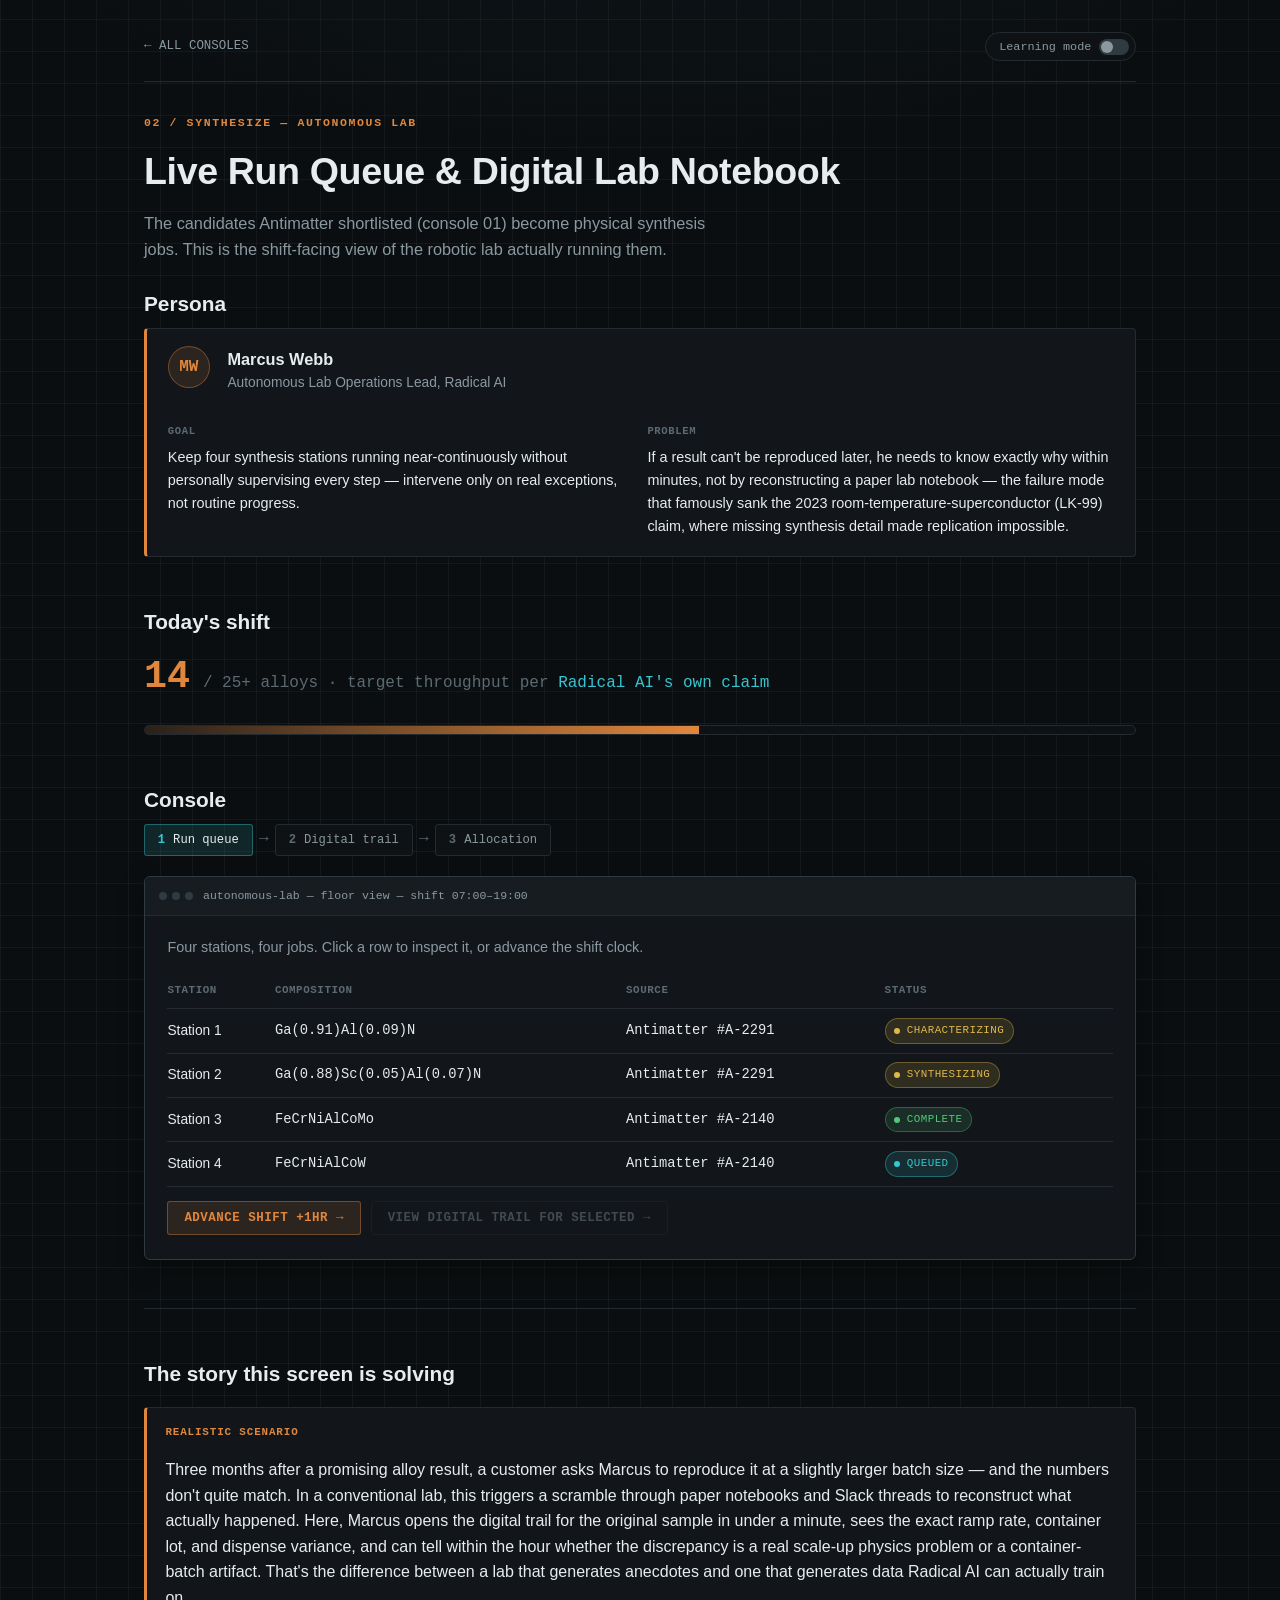
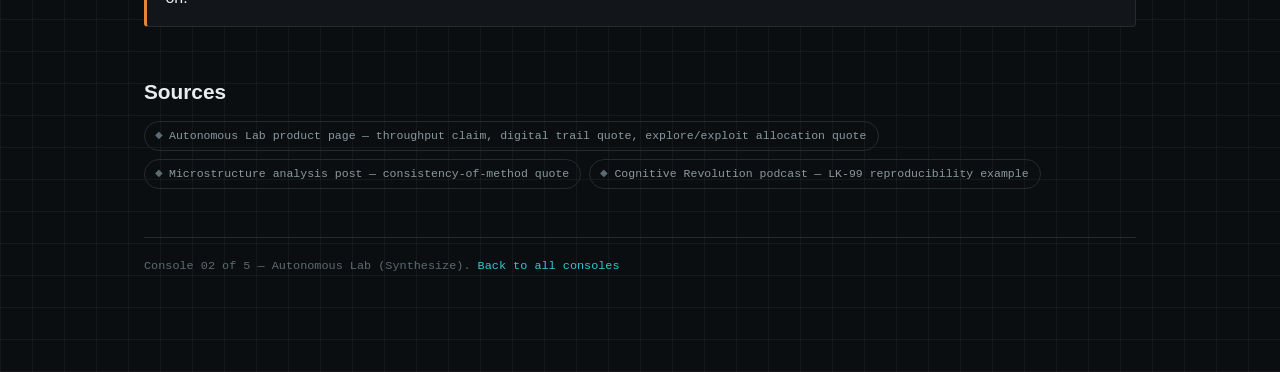
<file: prototypes/autonomous-lab.html>
<!doctype html>
<html lang="en">
<head>
<meta charset="utf-8" />
<meta name="viewport" content="width=device-width, initial-scale=1" />
<title>Autonomous Lab — Run Queue · Radical AI Prototypes</title>
<link rel="stylesheet" href="../assets/styles.css" />
<style>
  .trail-grid { display: grid; grid-template-columns: repeat(auto-fit, minmax(200px, 1fr)); gap: 0.9rem; margin: 1rem 0; }
  .trail-box { background: var(--bg-inset); border: 1px solid var(--rule); border-radius: var(--radius); padding: 0.8rem 0.9rem; }
  .trail-box h4 { margin: 0 0 0.5rem; font-family: var(--font-mono); font-size: 0.68rem; text-transform: uppercase; letter-spacing: 0.05em; color: var(--ink-faint); }
  .trail-box .kv { display: flex; justify-content: space-between; font-size: 0.85rem; padding: 0.2rem 0; border-bottom: 1px dotted var(--rule); }
  .trail-box .kv:last-child { border-bottom: none; }
  .trail-box .kv .k { color: var(--ink-dim); }
  .trail-box .kv .v { font-family: var(--font-mono); color: var(--ink); }

  .throughput { display: flex; align-items: baseline; gap: 0.8rem; margin: 0.6rem 0 1rem; }
  .throughput .big { font-family: var(--font-mono); font-size: 2.4rem; font-weight: 700; color: var(--copper); }
  .throughput .of { color: var(--ink-faint); font-family: var(--font-mono); }
  .gauge-track { height: 10px; background: var(--bg-inset); border: 1px solid var(--rule); border-radius: 999px; overflow: hidden; }
  .gauge-fill { height: 100%; background: linear-gradient(90deg, var(--copper-soft), var(--copper)); transition: width 0.3s; }

  table.data tr[data-job] { cursor: pointer; }
  table.data tr[data-job]:hover { background: rgba(255,255,255,0.02); }
</style>
</head>
<body>
  <div class="shell">
    <div class="topbar">
      <a class="back" href="../index.html">&larr; ALL CONSOLES</a>
      <button class="learning-toggle" data-learning-toggle type="button"><span>Learning mode</span><span class="sw"></span></button>
    </div>

    <span class="eyebrow copper">02 / Synthesize &mdash; Autonomous Lab</span>
    <h1 class="page-title">Live Run Queue &amp; Digital Lab Notebook</h1>
    <p class="dek">The candidates Antimatter shortlisted (console 01) become physical synthesis jobs. This is the shift-facing view of the robotic lab actually running them.</p>

    <div class="edu-note">
      <span class="tp-label">Why this screen exists</span>
      Radical AI's <a href="https://www.radical-ai.com/autonomous-lab" target="_blank" rel="noopener">Autonomous Lab page</a> states the lab can "create and characterize 25+ alloys in one day," that each sample keeps "a complete digital trail: from synthesis parameters and annotations to characterization outputs," and that candidate selection aims to "maximize value per run, exploiting what looks most promising now while exploring new chemistries." This console makes those three claims operable as a dashboard; the exact UI is invented.
    </div>

    <section class="block">
      <h2>Persona</h2>
      <div class="persona">
        <div class="avatar">MW</div>
        <div class="who">
          <div class="name">Marcus Webb</div>
          <div class="role">Autonomous Lab Operations Lead, Radical AI</div>
        </div>
        <div class="facts">
          <div><h4>Goal</h4><p>Keep four synthesis stations running near-continuously without personally supervising every step &mdash; intervene only on real exceptions, not routine progress.</p></div>
          <div><h4>Problem</h4><p>If a result can't be reproduced later, he needs to know exactly why within minutes, not by reconstructing a paper lab notebook &mdash; the failure mode that famously sank the 2023 room-temperature-superconductor (LK-99) claim, where missing synthesis detail made replication impossible.</p></div>
        </div>
      </div>
    </section>

    <section class="block">
      <h2>Today's shift</h2>
      <div class="throughput">
        <span class="big tabular" id="throughputCount">14</span>
        <span class="of">/ 25+ alloys &middot; target throughput per <a href="https://www.radical-ai.com/autonomous-lab" target="_blank" rel="noopener">Radical AI's own claim</a></span>
      </div>
      <div class="gauge-track"><div class="gauge-fill" id="throughputGauge" style="width:56%"></div></div>
    </section>

    <section class="block">
      <h2>Console</h2>
      <nav class="journey">
        <button data-step="queue" aria-current="step"><span class="idx">1</span>Run queue</button>
        <span class="arrow">&rarr;</span>
        <button data-step="trail"><span class="idx">2</span>Digital trail</button>
        <span class="arrow">&rarr;</span>
        <button data-step="allocation"><span class="idx">3</span>Allocation</button>
      </nav>

      <div class="console">
        <div class="console-titlebar">
          <span class="traffic"><span></span><span></span><span></span></span>
          <span class="name">autonomous-lab &mdash; floor view &mdash; shift 07:00&ndash;19:00</span>
        </div>
        <div class="console-body">

          <div class="step-panel active" data-step-panel="queue">
            <p style="color:var(--ink-dim); font-size:0.9rem; margin-top:0">Four stations, four jobs. Click a row to inspect it, or advance the shift clock.</p>
            <div class="tbl-wrap">
              <table class="data" id="queueTable">
                <thead><tr><th>Station</th><th>Composition</th><th>Source</th><th>Status</th></tr></thead>
                <tbody id="queueBody"></tbody>
              </table>
            </div>
            <div class="btn-row">
              <button class="btn phys" id="advanceBtn">Advance shift +1hr &rarr;</button>
              <button class="btn ghost" id="viewTrailBtn" disabled>View digital trail for selected &rarr;</button>
            </div>
          </div>

          <div class="step-panel" data-step-panel="trail">
            <p style="color:var(--ink-dim); font-size:0.9rem; margin-top:0" id="trailIntro">Select a job on the Run queue tab to inspect its trail.</p>
            <div class="trail-grid" id="trailGrid" style="display:none">
              <div class="trail-box">
                <h4>Synthesis parameters</h4>
                <div class="kv"><span class="k">Peak temp</span><span class="v" id="tp-temp">1180&deg;C</span></div>
                <div class="kv"><span class="k">Atmosphere</span><span class="v" id="tp-atm">Ar, O&lt;50ppm</span></div>
                <div class="kv"><span class="k">Ramp rate</span><span class="v" id="tp-ramp">8&deg;C/min</span></div>
                <div class="kv"><span class="k">Hold time</span><span class="v" id="tp-hold">4h 20m</span></div>
                <div class="kv"><span class="k">Container</span><span class="v" id="tp-container">Alumina crucible, lot 0417</span></div>
              </div>
              <div class="trail-box">
                <h4>Robot annotations</h4>
                <div class="kv"><span class="k">Dispense variance</span><span class="v" id="tp-dispense">0.3%</span></div>
                <div class="kv"><span class="k">Anomaly flags</span><span class="v" id="tp-anomaly">none</span></div>
                <div class="kv"><span class="k">Operator override</span><span class="v" id="tp-override">none</span></div>
              </div>
              <div class="trail-box">
                <h4>Characterization output</h4>
                <div class="kv"><span class="k">XRD phase match</span><span class="v" id="tp-xrd">single-phase</span></div>
                <div class="kv"><span class="k">SDAS (console 03)</span><span class="v" id="tp-sdas">18.4&micro;m</span></div>
                <div class="kv"><span class="k">Fed back to Antimatter</span><span class="v" id="tp-fedback">yes, 14:02</span></div>
              </div>
            </div>
            <div class="callout insight" id="trailNote" style="display:none">
              <span class="label">Why the full trail matters</span>
              <p>"When every measurement follows the same method, comparisons across samples are meaningful in a way they aren't when manual measurements carry operator-to-operator variance" &mdash; from Radical AI's own account of standardizing characterization. The same logic extends upstream: capturing exact ramp rate and container lot, not just "annealed it," is what makes a result reproducible six months later.</p>
            </div>
          </div>

          <div class="step-panel" data-step-panel="allocation">
            <p style="color:var(--ink-dim); font-size:0.9rem; margin-top:0">Station 3 is free in nine minutes. What should it run next?</p>
            <div class="field">
              <label>Allocation for the next open station</label>
              <div class="row"><input type="range" id="allocSlider" min="0" max="100" value="65" /><span class="readout" id="allocVal">65% exploit</span></div>
            </div>
            <div class="callout story" id="allocPreview">
              <span class="label">Next pick at 65% exploit</span>
              <p>Fe-Cr-Ni-Al-Co-Mo &mdash; a high-entropy alloy family with 6 prior successful runs this quarter. Low risk, tightens an existing property model.</p>
            </div>
            <div class="edu-note">
              <span class="tp-label"><button class="term" data-term="Explore vs. exploit (lab allocation)" data-def="At the lab-scheduling level, this is a real capacity decision: every station-hour spent exploring a totally new chemistry is an hour not spent tightening confidence on something already promising. Radical AI describes optimizing this trade-off explicitly, not leaving it to whichever candidate happens to be next in line.">Explore vs. exploit, at the scheduling level</button></span>
              This is the same dial as console 01's Optimize step, but now it's a real capacity decision: every station-hour spent on a genuinely novel chemistry is an hour not spent tightening confidence on something already promising.
            </div>
          </div>

        </div>
      </div>
    </section>

    <hr class="rule" />

    <section class="block">
      <h2>The story this screen is solving</h2>
      <div class="callout story">
        <span class="label">Realistic scenario</span>
        <p>Three months after a promising alloy result, a customer asks Marcus to reproduce it at a slightly larger batch size &mdash; and the numbers don't quite match. In a conventional lab, this triggers a scramble through paper notebooks and Slack threads to reconstruct what actually happened. Here, Marcus opens the digital trail for the original sample in under a minute, sees the exact ramp rate, container lot, and dispense variance, and can tell within the hour whether the discrepancy is a real scale-up physics problem or a container-batch artifact. That's the difference between a lab that generates anecdotes and one that generates data Radical AI can actually train on.</p>
      </div>
    </section>

    <section class="block">
      <h2>Sources</h2>
      <div class="sources">
        <span class="cite"><a href="https://www.radical-ai.com/autonomous-lab" target="_blank" rel="noopener">Autonomous Lab product page</a> &mdash; throughput claim, digital trail quote, explore/exploit allocation quote</span>
        <span class="cite"><a href="https://www.radical-ai.com/news/scale-speed-precision-automated-microstructure-analysis-moves-different" target="_blank" rel="noopener">Microstructure analysis post</a> &mdash; consistency-of-method quote</span>
        <span class="cite"><a href="https://www.cognitiverevolution.ai/material-abundance-radical-ais-closed-loop-lab-automates-scientific-discovery/" target="_blank" rel="noopener">Cognitive Revolution podcast</a> &mdash; LK-99 reproducibility example</span>
      </div>
    </section>

    <footer class="foot">Console 02 of 5 &mdash; Autonomous Lab (Synthesize). <a href="../index.html">Back to all consoles</a></footer>
  </div>

  <script src="../assets/app.js" defer></script>
  <script>
    (function () {
      var STAGES = ["queued", "synthesizing", "characterizing", "complete"];
      var PILL = { queued: "info", synthesizing: "warn", characterizing: "warn", complete: "ok" };
      var jobs = [
        { id: 1, station: "Station 1", comp: "Ga(0.91)Al(0.09)N", source: "Antimatter #A-2291", stage: 2 },
        { id: 2, station: "Station 2", comp: "Ga(0.88)Sc(0.05)Al(0.07)N", source: "Antimatter #A-2291", stage: 1 },
        { id: 3, station: "Station 3", comp: "FeCrNiAlCoMo", source: "Antimatter #A-2140", stage: 3 },
        { id: 4, station: "Station 4", comp: "FeCrNiAlCoW", source: "Antimatter #A-2140", stage: 0 }
      ];
      var selectedId = null;
      var completedToday = 14;

      var trailData = {
        1: { temp: "1180°C", atm: "Ar, O<50ppm", ramp: "8°C/min", hold: "4h 20m", container: "Alumina crucible, lot 0417", dispense: "0.3%", anomaly: "none", override: "none", xrd: "single-phase", sdas: "18.4µm", fedback: "yes, 14:02" },
        2: { temp: "1165°C", atm: "Ar, O<50ppm", ramp: "6°C/min", hold: "5h 00m", container: "Alumina crucible, lot 0417", dispense: "0.6%", anomaly: "dispense retry ×1", override: "none", xrd: "pending", sdas: "pending", fedback: "not yet" },
        3: { temp: "1420°C", atm: "Ar, O<10ppm", ramp: "10°C/min", hold: "6h 45m", container: "MgO crucible, lot 0392", dispense: "0.2%", anomaly: "none", override: "none", xrd: "single-phase", sdas: "22.1µm", fedback: "yes, 09:41" },
        4: { temp: "—", atm: "—", ramp: "—", hold: "—", container: "—", dispense: "—", anomaly: "—", override: "—", xrd: "—", sdas: "—", fedback: "—" }
      };

      function renderQueue() {
        var body = document.getElementById("queueBody");
        body.innerHTML = "";
        jobs.forEach(function (job) {
          var tr = document.createElement("tr");
          tr.setAttribute("data-job", job.id);
          if (job.id === selectedId) tr.classList.add("selected");
          var stageName = STAGES[job.stage];
          tr.innerHTML =
            "<td>" + job.station + "</td>" +
            "<td class=\"mono\">" + job.comp + "</td>" +
            "<td class=\"mono\">" + job.source + "</td>" +
            "<td><span class=\"pill " + PILL[stageName] + "\">" + stageName + "</span></td>";
          tr.addEventListener("click", function () {
            selectedId = job.id;
            renderQueue();
            document.getElementById("viewTrailBtn").disabled = false;
          });
          body.appendChild(tr);
        });
      }

      function renderTrail() {
        var intro = document.getElementById("trailIntro");
        var grid = document.getElementById("trailGrid");
        var note = document.getElementById("trailNote");
        if (!selectedId) { intro.style.display = "block"; grid.style.display = "none"; note.style.display = "none"; return; }
        var d = trailData[selectedId];
        intro.style.display = "none";
        grid.style.display = "grid";
        note.style.display = "block";
        document.getElementById("tp-temp").textContent = d.temp;
        document.getElementById("tp-atm").textContent = d.atm;
        document.getElementById("tp-ramp").textContent = d.ramp;
        document.getElementById("tp-hold").textContent = d.hold;
        document.getElementById("tp-container").textContent = d.container;
        document.getElementById("tp-dispense").textContent = d.dispense;
        document.getElementById("tp-anomaly").textContent = d.anomaly;
        document.getElementById("tp-override").textContent = d.override;
        document.getElementById("tp-xrd").textContent = d.xrd;
        document.getElementById("tp-sdas").textContent = d.sdas;
        document.getElementById("tp-fedback").textContent = d.fedback;
      }

      document.getElementById("advanceBtn").addEventListener("click", function () {
        var advancedAny = false;
        jobs.forEach(function (job) {
          if (job.stage < 3) {
            job.stage += 1;
            advancedAny = true;
            if (job.stage === 3) completedToday += 1;
          }
        });
        renderQueue();
        var gaugePct = Math.min(100, Math.round((completedToday / 25) * 100));
        document.getElementById("throughputCount").textContent = completedToday;
        document.getElementById("throughputGauge").style.width = gaugePct + "%";
        window.RadicalUI.toast(advancedAny ? "Shift advanced +1hr" : "All jobs already complete this shift");
      });

      document.getElementById("viewTrailBtn").addEventListener("click", function () {
        renderTrail();
        window.RadicalUI.goToStep(document.querySelector(".journey"), "trail");
      });

      var alloc = document.getElementById("allocSlider");
      var allocVal = document.getElementById("allocVal");
      var allocPreview = document.getElementById("allocPreview");
      function renderAlloc() {
        var v = parseInt(alloc.value, 10);
        allocVal.textContent = v + "% exploit";
        var label = allocPreview.querySelector(".label");
        var p = allocPreview.querySelector("p");
        if (v >= 60) {
          label.textContent = "Next pick at " + v + "% exploit";
          p.textContent = "Fe-Cr-Ni-Al-Co-Mo — a high-entropy alloy family with 6 prior successful runs this quarter. Low risk, tightens an existing property model.";
        } else if (v >= 35) {
          label.textContent = "Next pick at " + v + "% exploit";
          p.textContent = "Fe-Cr-Ni-Al-Co-W — same family, new element substitution. Moderate risk, tests whether the trend generalizes.";
        } else {
          label.textContent = "Next pick at " + v + "% exploit";
          p.textContent = "Fe-Mn-Ni-Al-Ti — a chemistry family with no prior runs. High risk, high information value if it works.";
        }
      }
      alloc.addEventListener("input", renderAlloc);

      renderQueue();
      renderTrail();
      renderAlloc();
    })();
  </script>
</body>
</html>
</file>
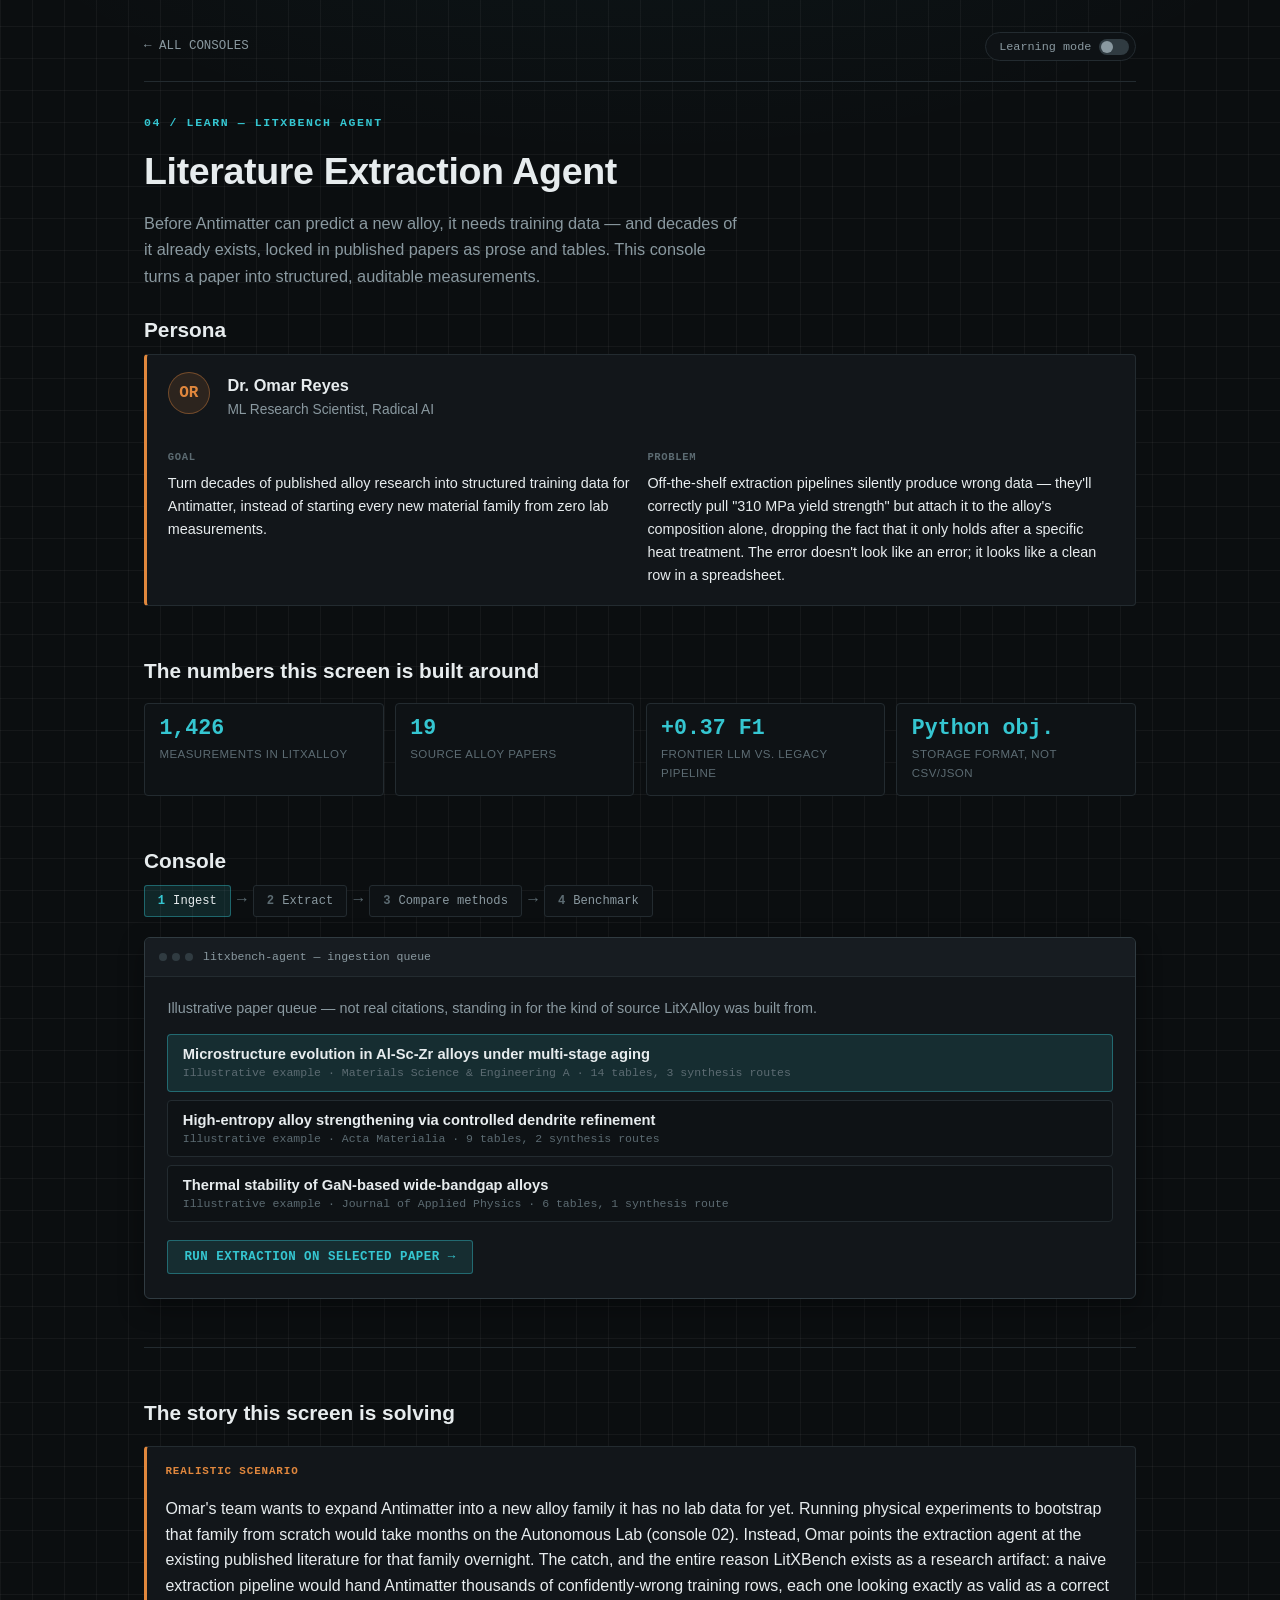
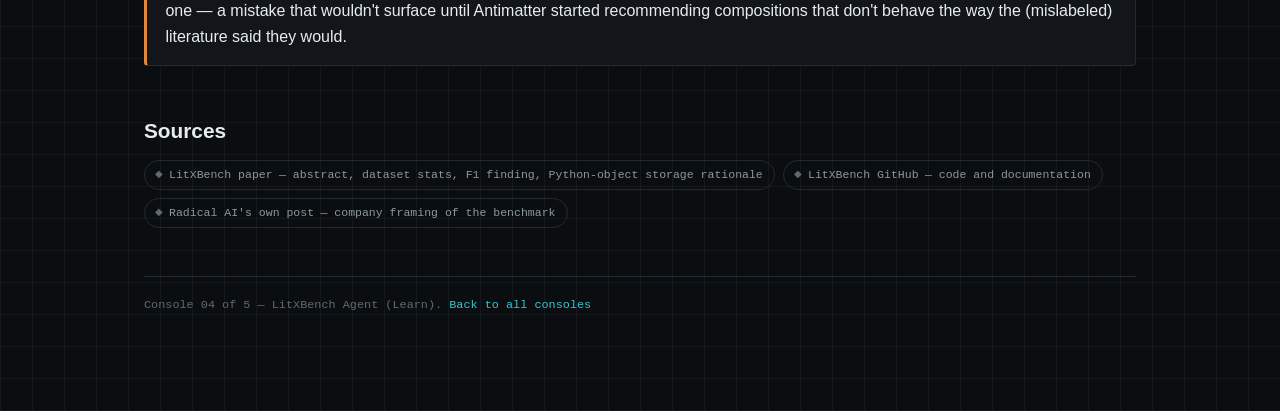
<file: prototypes/litxbench.html>
<!doctype html>
<html lang="en">
<head>
<meta charset="utf-8" />
<meta name="viewport" content="width=device-width, initial-scale=1" />
<title>LitXBench Agent — Literature Extraction · Radical AI Prototypes</title>
<link rel="stylesheet" href="../assets/styles.css" />
<style>
  .paper-list { display: flex; flex-direction: column; gap: 0.5rem; margin: 0.8rem 0 1.1rem; }
  .paper-list button {
    text-align: left;
    background: var(--bg-inset);
    border: 1px solid var(--rule);
    border-radius: var(--radius);
    padding: 0.7rem 0.9rem;
    color: var(--ink);
    cursor: pointer;
    font-family: var(--font-sans);
  }
  .paper-list button:hover { border-color: var(--rule-strong); }
  .paper-list button[aria-pressed="true"] { border-color: var(--cyan-line); background: var(--cyan-soft); }
  .paper-list .ptitle { font-size: 0.92rem; font-weight: 600; }
  .paper-list .pmeta { font-family: var(--font-mono); font-size: 0.72rem; color: var(--ink-faint); margin-top: 0.25rem; }

  .code-block {
    background: var(--bg-inset);
    border: 1px solid var(--rule);
    border-radius: var(--radius);
    padding: 0.9rem 1rem;
    font-family: var(--font-mono);
    font-size: 0.82rem;
    line-height: 1.55;
    overflow-x: auto;
    white-space: pre;
    color: var(--ink-dim);
  }
  .code-block .k { color: var(--cyan); }
  .code-block .s { color: var(--copper); }

  .method-compare { display: grid; grid-template-columns: 1fr 1fr; gap: 1rem; margin: 1rem 0; }
  .method-box { border-radius: var(--radius); padding: 1rem 1.1rem; border: 1px solid var(--rule); }
  .method-box.legacy { background: var(--warn-soft); border-color: var(--warn); }
  .method-box.frontier { background: var(--cyan-soft); border-color: var(--cyan-line); }
  .method-box h4 { margin: 0 0 0.6rem; font-family: var(--font-mono); font-size: 0.74rem; text-transform: uppercase; letter-spacing: 0.05em; }
  .method-box.legacy h4 { color: var(--warn); }
  .method-box.frontier h4 { color: var(--cyan); }
  .link-diagram { font-family: var(--font-mono); font-size: 0.82rem; margin-top: 0.6rem; }
  .link-diagram .row { display: flex; align-items: center; gap: 0.5rem; margin-bottom: 0.3rem; }
  .link-diagram .box { border: 1px solid var(--rule-strong); border-radius: 3px; padding: 0.15rem 0.5rem; background: var(--bg-panel); }
  .link-diagram .miss { opacity: 0.35; text-decoration: line-through; }

  .f1-chart { display: flex; align-items: flex-end; gap: 1.5rem; height: 130px; margin: 1rem 0 0.4rem; }
  .f1-chart .col { display: flex; flex-direction: column; align-items: center; gap: 0.4rem; width: 90px; }
  .f1-chart .bar { width: 46px; border-radius: 3px 3px 0 0; }
  .f1-chart .bar.legacy { background: var(--warn); }
  .f1-chart .bar.frontier { background: var(--cyan); }
  .f1-chart .lbl { font-family: var(--font-mono); font-size: 0.72rem; color: var(--ink-dim); text-align: center; }
</style>
</head>
<body>
  <div class="shell">
    <div class="topbar">
      <a class="back" href="../index.html">&larr; ALL CONSOLES</a>
      <button class="learning-toggle" data-learning-toggle type="button"><span>Learning mode</span><span class="sw"></span></button>
    </div>

    <span class="eyebrow cyan">04 / Learn &mdash; LitXBench Agent</span>
    <h1 class="page-title">Literature Extraction Agent</h1>
    <p class="dek">Before Antimatter can predict a new alloy, it needs training data &mdash; and decades of it already exists, locked in published papers as prose and tables. This console turns a paper into structured, auditable measurements.</p>

    <div class="edu-note">
      <span class="tp-label">Why this screen exists</span>
      This is the only console grounded in a peer-reviewed artifact rather than a marketing page: <a href="https://arxiv.org/abs/2604.07649" target="_blank" rel="noopener">LitXBench (Chong &amp; Colindres, arXiv:2604.07649)</a> introduces a benchmark and a 1,426-measurement dataset (LitXAlloy) from 19 alloy papers, and finds frontier LLMs beat existing extraction pipelines by up to 0.37 F1 &mdash; because those pipelines link measurements to compositions but not to the processing steps that actually define a material. Everything about the interaction design here is invented; the dataset facts and finding are direct from the paper.
    </div>

    <section class="block">
      <h2>Persona</h2>
      <div class="persona">
        <div class="avatar">OR</div>
        <div class="who">
          <div class="name">Dr. Omar Reyes</div>
          <div class="role">ML Research Scientist, Radical AI</div>
        </div>
        <div class="facts">
          <div><h4>Goal</h4><p>Turn decades of published alloy research into structured training data for Antimatter, instead of starting every new material family from zero lab measurements.</p></div>
          <div><h4>Problem</h4><p>Off-the-shelf extraction pipelines silently produce wrong data &mdash; they'll correctly pull "310 MPa yield strength" but attach it to the alloy's composition alone, dropping the fact that it only holds after a specific heat treatment. The error doesn't look like an error; it looks like a clean row in a spreadsheet.</p></div>
        </div>
      </div>
    </section>

    <section class="block">
      <h2>The numbers this screen is built around</h2>
      <div class="stat-grid">
        <div class="stat-tile"><div class="val tabular">1,426</div><div class="lbl">Measurements in LitXAlloy</div></div>
        <div class="stat-tile"><div class="val tabular">19</div><div class="lbl">Source alloy papers</div></div>
        <div class="stat-tile"><div class="val tabular">+0.37 F1</div><div class="lbl">Frontier LLM vs. legacy pipeline</div></div>
        <div class="stat-tile"><div class="val tabular">Python obj.</div><div class="lbl">Storage format, not CSV/JSON</div></div>
      </div>
    </section>

    <section class="block">
      <h2>Console</h2>
      <nav class="journey">
        <button data-step="ingest" aria-current="step"><span class="idx">1</span>Ingest</button>
        <span class="arrow">&rarr;</span>
        <button data-step="extract"><span class="idx">2</span>Extract</button>
        <span class="arrow">&rarr;</span>
        <button data-step="compare"><span class="idx">3</span>Compare methods</button>
        <span class="arrow">&rarr;</span>
        <button data-step="benchmark"><span class="idx">4</span>Benchmark</button>
      </nav>

      <div class="console">
        <div class="console-titlebar">
          <span class="traffic"><span></span><span></span><span></span></span>
          <span class="name">litxbench-agent &mdash; ingestion queue</span>
        </div>
        <div class="console-body">

          <div class="step-panel active" data-step-panel="ingest">
            <p style="color:var(--ink-dim); font-size:0.9rem; margin-top:0">Illustrative paper queue &mdash; not real citations, standing in for the kind of source LitXAlloy was built from.</p>
            <div class="paper-list">
              <button data-paper="1" aria-pressed="true">
                <div class="ptitle">Microstructure evolution in Al-Sc-Zr alloys under multi-stage aging</div>
                <div class="pmeta">Illustrative example &middot; Materials Science &amp; Engineering A &middot; 14 tables, 3 synthesis routes</div>
              </button>
              <button data-paper="2" aria-pressed="false">
                <div class="ptitle">High-entropy alloy strengthening via controlled dendrite refinement</div>
                <div class="pmeta">Illustrative example &middot; Acta Materialia &middot; 9 tables, 2 synthesis routes</div>
              </button>
              <button data-paper="3" aria-pressed="false">
                <div class="ptitle">Thermal stability of GaN-based wide-bandgap alloys</div>
                <div class="pmeta">Illustrative example &middot; Journal of Applied Physics &middot; 6 tables, 1 synthesis route</div>
              </button>
            </div>
            <div class="btn-row"><button class="btn" id="runExtract">Run extraction on selected paper &rarr;</button></div>
          </div>

          <div class="step-panel" data-step-panel="extract">
            <p style="color:var(--ink-dim); font-size:0.9rem; margin-top:0">One measurement, pulled out of prose and a table footnote, as a structured record.</p>
            <div class="code-block"><span class="k">Measurement</span>(
  composition=<span class="s">"Al-0.3Sc-0.15Zr"</span>,
  property=<span class="s">"yield_strength"</span>,
  value=<span class="k">310</span>, unit=<span class="s">"MPa"</span>,
  processing=[
    <span class="s">"solution treat 640C/1h"</span>,
    <span class="s">"quench"</span>,
    <span class="s">"age 325C/18h"</span>
  ],
  source_span=<span class="s">"Table 3, row 4; Sec. 2.2 para 3"</span>
)</div>
            <div class="edu-note">
              <span class="tp-label">Why Python objects, not CSV/JSON</span>
              LitXBench stores entries as Python objects specifically "to improve auditability and enable programmatic data validation" &mdash; you can write a unit test against a measurement record and catch a malformed extraction before it ever reaches a training set, which a loose CSV row can't give you.
            </div>
          </div>

          <div class="step-panel" data-step-panel="compare">
            <p style="color:var(--ink-dim); font-size:0.9rem; margin-top:0">The paper's core finding, made concrete: the same sentence, extracted two ways.</p>
            <div class="method-compare">
              <div class="method-box legacy">
                <h4>Legacy multi-turn pipeline</h4>
                <div class="link-diagram">
                  <div class="row"><span class="box">310 MPa</span>&rarr;<span class="box">Al-0.3Sc-0.15Zr</span></div>
                  <div class="row miss"><span class="box">age 325&deg;C/18h</span></div>
                </div>
                <p style="font-size:0.83rem; margin-top:0.6rem">Correctly finds the number and the alloy. Drops the aging step &mdash; so the record silently implies 310 MPa is an as-cast property. It isn't.</p>
              </div>
              <div class="method-box frontier">
                <h4>Frontier LLM (Gemini 3.1 Pro Preview)</h4>
                <div class="link-diagram">
                  <div class="row"><span class="box">310 MPa</span>&rarr;<span class="box">Al-0.3Sc-0.15Zr</span>&rarr;<span class="box">age 325&deg;C/18h</span></div>
                </div>
                <p style="font-size:0.83rem; margin-top:0.6rem">Links the measurement to composition <em>and</em> the processing step that produced it &mdash; the paper's stated reason frontier models pull ahead on this task.</p>
              </div>
            </div>
          </div>

          <div class="step-panel" data-step-panel="benchmark">
            <p style="color:var(--ink-dim); font-size:0.9rem; margin-top:0">Aggregated across all 1,426 measurements in LitXAlloy.</p>
            <div class="f1-chart">
              <div class="col"><div class="bar legacy" style="height:64px"></div><span class="lbl">Legacy<br/>pipeline</span></div>
              <div class="col"><div class="bar frontier" style="height:100px"></div><span class="lbl">Frontier LLM<br/>(+0.37 F1)</span></div>
            </div>
            <p style="font-size:0.78rem; color:var(--ink-faint)">Bar heights are illustrative (no absolute F1 values are published); the +0.37 F1 gap between them is the paper's actual reported result.</p>
            <div class="callout insight">
              <span class="label">Why this feeds Antimatter</span>
              <p>Every correctly-linked measurement here is a training example Antimatter's prediction engine can use without ever running a physical experiment. Getting the extraction wrong doesn't just lose data &mdash; per the paper's own framing, it actively teaches the model a false correlation between composition and property, silently, at scale.</p>
            </div>
          </div>

        </div>
      </div>
    </section>

    <hr class="rule" />

    <section class="block">
      <h2>The story this screen is solving</h2>
      <div class="callout story">
        <span class="label">Realistic scenario</span>
        <p>Omar's team wants to expand Antimatter into a new alloy family it has no lab data for yet. Running physical experiments to bootstrap that family from scratch would take months on the Autonomous Lab (console 02). Instead, Omar points the extraction agent at the existing published literature for that family overnight. The catch, and the entire reason LitXBench exists as a research artifact: a naive extraction pipeline would hand Antimatter thousands of confidently-wrong training rows, each one looking exactly as valid as a correct one &mdash; a mistake that wouldn't surface until Antimatter started recommending compositions that don't behave the way the (mislabeled) literature said they would.</p>
      </div>
    </section>

    <section class="block">
      <h2>Sources</h2>
      <div class="sources">
        <span class="cite"><a href="https://arxiv.org/abs/2604.07649" target="_blank" rel="noopener">LitXBench paper</a> &mdash; abstract, dataset stats, F1 finding, Python-object storage rationale</span>
        <span class="cite"><a href="https://github.com/Radical-AI/litxbench" target="_blank" rel="noopener">LitXBench GitHub</a> &mdash; code and documentation</span>
        <span class="cite"><a href="https://www.radical-ai.com/news/litxbench-a-benchmark-for-extracting-experiments-from-materials-literature" target="_blank" rel="noopener">Radical AI's own post</a> &mdash; company framing of the benchmark</span>
      </div>
    </section>

    <footer class="foot">Console 04 of 5 &mdash; LitXBench Agent (Learn). <a href="../index.html">Back to all consoles</a></footer>
  </div>

  <script src="../assets/app.js" defer></script>
  <script>
    (function () {
      var papers = document.querySelectorAll(".paper-list button");
      papers.forEach(function (btn) {
        btn.addEventListener("click", function () {
          papers.forEach(function (b) { b.setAttribute("aria-pressed", "false"); });
          btn.setAttribute("aria-pressed", "true");
        });
      });
      document.getElementById("runExtract").addEventListener("click", function () {
        window.RadicalUI.toast("Extraction complete — 14 measurements structured");
        window.RadicalUI.goToStep(document.querySelector(".journey"), "extract");
      });
    })();
  </script>
</body>
</html>
</file>
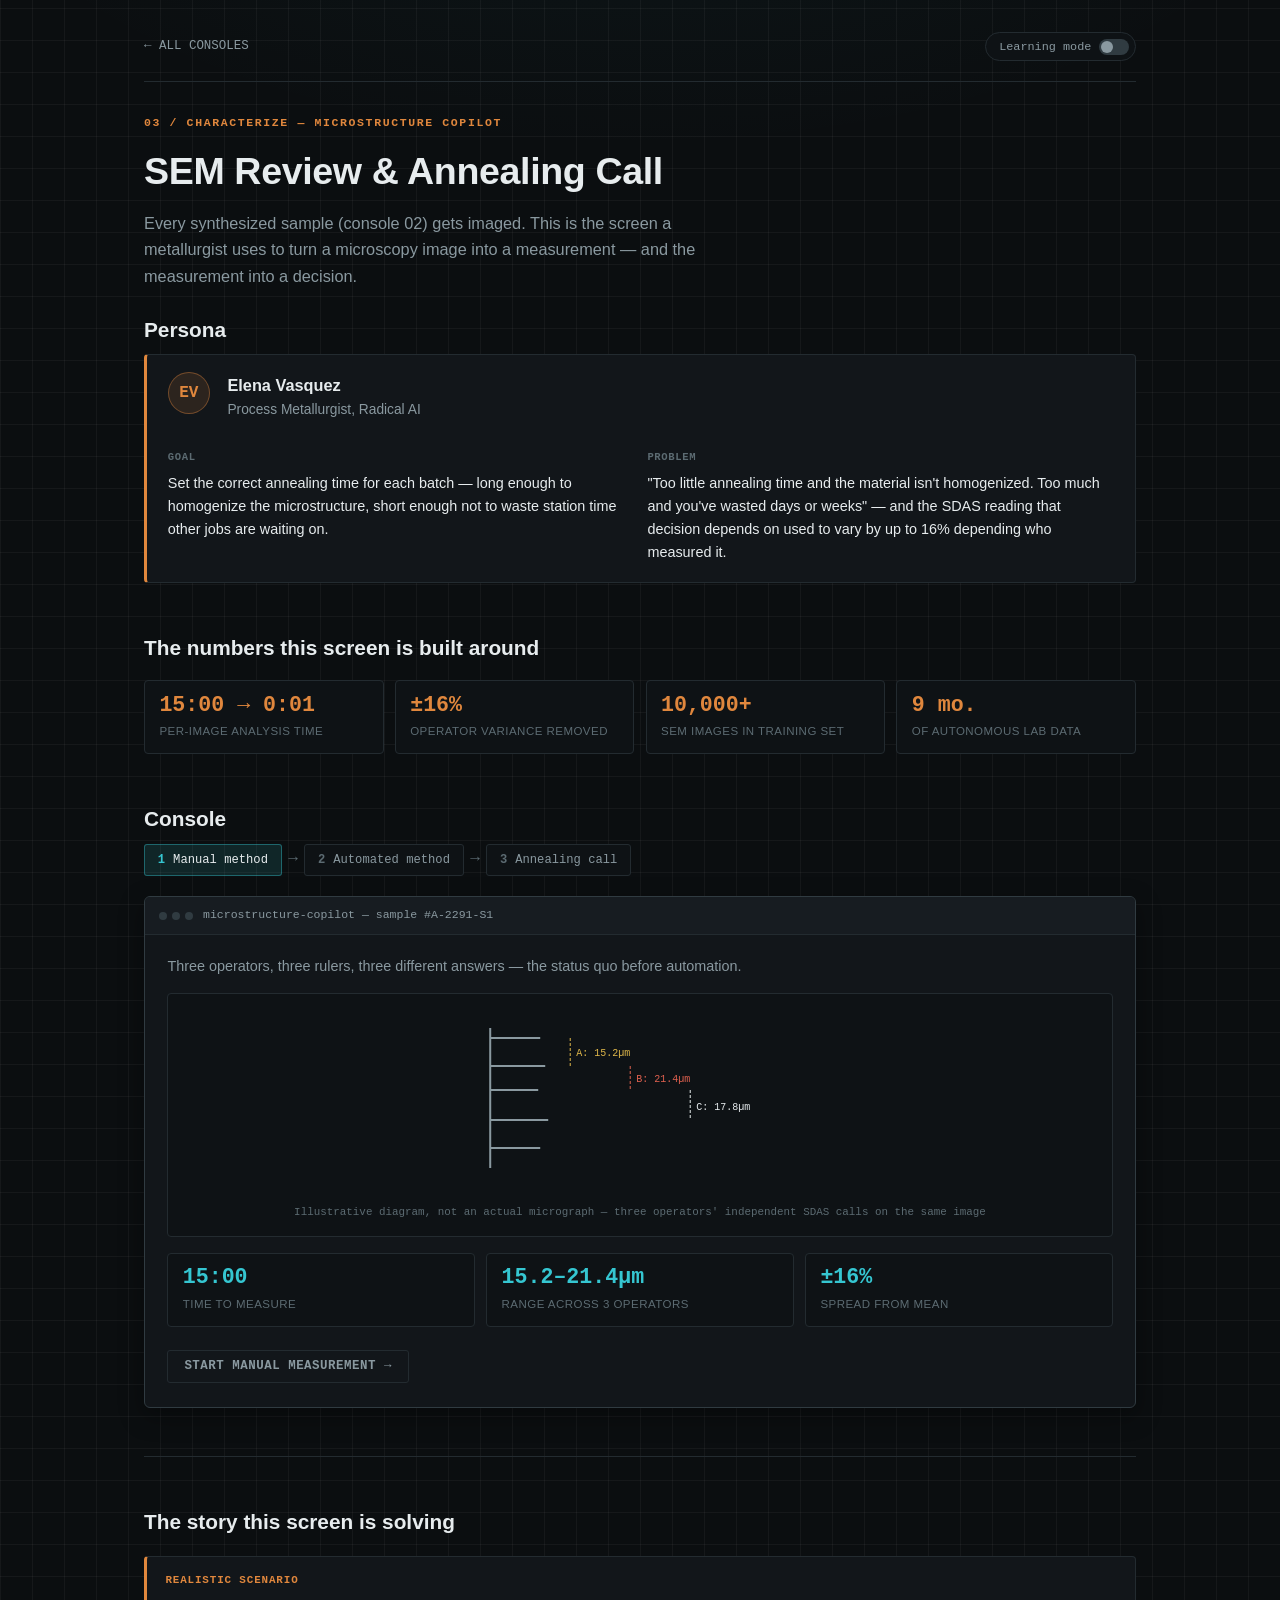
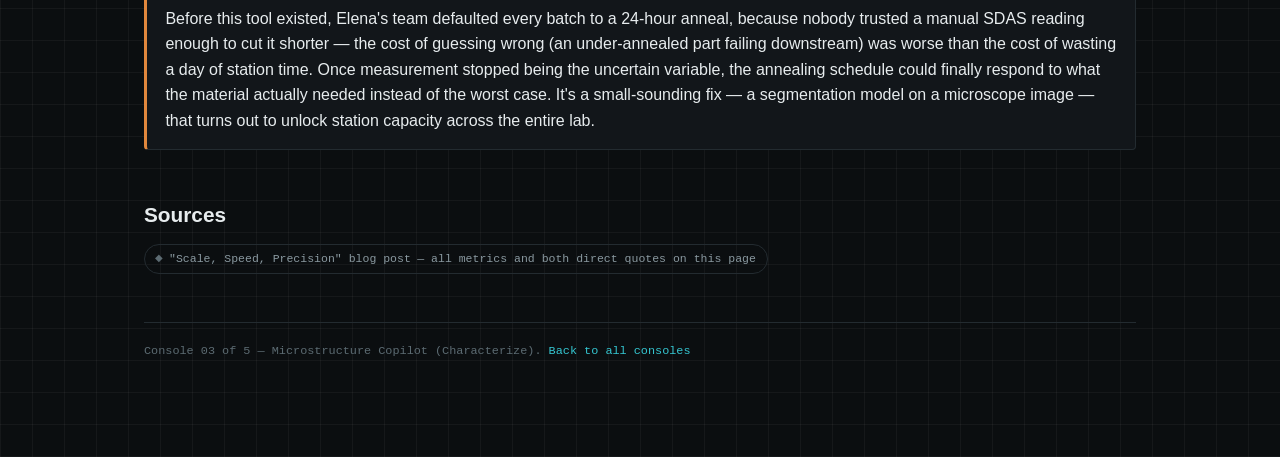
<file: prototypes/microstructure-copilot.html>
<!doctype html>
<html lang="en">
<head>
<meta charset="utf-8" />
<meta name="viewport" content="width=device-width, initial-scale=1" />
<title>Microstructure Copilot — SEM Review · Radical AI Prototypes</title>
<link rel="stylesheet" href="../assets/styles.css" />
<style>
  .sem-frame {
    background: var(--bg-inset);
    border: 1px solid var(--rule);
    border-radius: var(--radius);
    padding: 0.9rem;
    margin: 0.8rem 0 1rem;
  }
  .sem-frame .cap { font-family: var(--font-mono); font-size: 0.68rem; color: var(--ink-faint); margin-top: 0.5rem; text-align: center; }
  .timer { font-family: var(--font-mono); font-size: 2.1rem; color: var(--copper); font-weight: 700; }
  .timer.done { color: var(--ok); }

  .batch-chart { display: grid; grid-template-columns: repeat(8, 1fr); gap: 6px; align-items: end; height: 90px; margin: 0.6rem 0 0.3rem; }
  .batch-chart .b { background: var(--ink-faint); border-radius: 2px 2px 0 0; align-self: end; }
  .batch-chart.manual .b { background: var(--warn); }
  .batch-chart.auto .b { background: var(--cyan); }
  .batch-row { margin-bottom: 1rem; }
  .batch-row .rowlbl { font-family: var(--font-mono); font-size: 0.7rem; color: var(--ink-faint); margin-bottom: 0.3rem; display: flex; justify-content: space-between; }

  .anneal-compare { display: grid; grid-template-columns: 1fr 1fr; gap: 1rem; margin: 1rem 0; }
  .anneal-box { border-radius: var(--radius); padding: 1rem 1.1rem; border: 1px solid var(--rule); }
  .anneal-box.old { background: var(--bg-inset); }
  .anneal-box.new { background: var(--cyan-soft); border-color: var(--cyan-line); }
  .anneal-box h4 { margin: 0 0 0.5rem; font-family: var(--font-mono); font-size: 0.72rem; text-transform: uppercase; letter-spacing: 0.05em; color: var(--ink-faint); }
  .anneal-box .time { font-family: var(--font-mono); font-size: 1.6rem; font-weight: 700; }
  .anneal-box.old .time { color: var(--warn); }
  .anneal-box.new .time { color: var(--cyan); }
</style>
</head>
<body>
  <div class="shell">
    <div class="topbar">
      <a class="back" href="../index.html">&larr; ALL CONSOLES</a>
      <button class="learning-toggle" data-learning-toggle type="button"><span>Learning mode</span><span class="sw"></span></button>
    </div>

    <span class="eyebrow copper">03 / Characterize &mdash; Microstructure Copilot</span>
    <h1 class="page-title">SEM Review &amp; Annealing Call</h1>
    <p class="dek">Every synthesized sample (console 02) gets imaged. This is the screen a metallurgist uses to turn a microscopy image into a measurement &mdash; and the measurement into a decision.</p>

    <div class="edu-note">
      <span class="tp-label">Why this screen exists</span>
      Radical AI's post <a href="https://www.radical-ai.com/news/scale-speed-precision-automated-microstructure-analysis-moves-different" target="_blank" rel="noopener">"Scale, Speed, Precision"</a> describes automating <button class="term" data-term="SDAS — Secondary Dendrite Arm Spacing" data-def="The distance between secondary branches on a dendrite crystal as an alloy solidifies. Finer spacing generally means a more uniform microstructure; SDAS is a standard proxy metallurgists use to judge how well a casting solidified and how much annealing it needs.">SDAS</button> measurement: manual measurement took ~15 minutes per image and varied &plusmn;16% between operators; their automated segmentation model does it in ~1 second, trained on 10,000+ SEM images from nine months of autonomous lab operation. This console visualizes that workflow with an illustrative (non-photographic) dendrite diagram.
    </div>

    <section class="block">
      <h2>Persona</h2>
      <div class="persona">
        <div class="avatar">EV</div>
        <div class="who">
          <div class="name">Elena Vasquez</div>
          <div class="role">Process Metallurgist, Radical AI</div>
        </div>
        <div class="facts">
          <div><h4>Goal</h4><p>Set the correct annealing time for each batch &mdash; long enough to homogenize the microstructure, short enough not to waste station time other jobs are waiting on.</p></div>
          <div><h4>Problem</h4><p>"Too little annealing time and the material isn't homogenized. Too much and you've wasted days or weeks" &mdash; and the SDAS reading that decision depends on used to vary by up to 16% depending who measured it.</p></div>
        </div>
      </div>
    </section>

    <section class="block">
      <h2>The numbers this screen is built around</h2>
      <div class="stat-grid">
        <div class="stat-tile phys"><div class="val tabular">15:00 &rarr; 0:01</div><div class="lbl">Per-image analysis time</div></div>
        <div class="stat-tile phys"><div class="val tabular">&plusmn;16%</div><div class="lbl">Operator variance removed</div></div>
        <div class="stat-tile phys"><div class="val tabular">10,000+</div><div class="lbl">SEM images in training set</div></div>
        <div class="stat-tile phys"><div class="val tabular">9 mo.</div><div class="lbl">Of autonomous lab data</div></div>
      </div>
    </section>

    <section class="block">
      <h2>Console</h2>
      <nav class="journey">
        <button data-step="manual" aria-current="step"><span class="idx">1</span>Manual method</button>
        <span class="arrow">&rarr;</span>
        <button data-step="auto"><span class="idx">2</span>Automated method</button>
        <span class="arrow">&rarr;</span>
        <button data-step="anneal"><span class="idx">3</span>Annealing call</button>
      </nav>

      <div class="console">
        <div class="console-titlebar">
          <span class="traffic"><span></span><span></span><span></span></span>
          <span class="name">microstructure-copilot &mdash; sample #A-2291-S1</span>
        </div>
        <div class="console-body">

          <div class="step-panel active" data-step-panel="manual">
            <p style="color:var(--ink-dim); font-size:0.9rem; margin-top:0">Three operators, three rulers, three different answers &mdash; the status quo before automation.</p>
            <div class="sem-frame">
              <svg viewBox="0 0 420 180" width="100%" height="180" role="img" aria-label="Illustrative dendrite diagram with three overlapping manual measurements">
                <line x1="60" y1="20" x2="60" y2="160" stroke="#8A99A0" stroke-width="2"/>
                <g stroke="#8A99A0" stroke-width="2">
                  <line x1="60" y1="30" x2="110" y2="30"/>
                  <line x1="60" y1="58" x2="115" y2="58"/>
                  <line x1="60" y1="82" x2="108" y2="82"/>
                  <line x1="60" y1="112" x2="118" y2="112"/>
                  <line x1="60" y1="140" x2="110" y2="140"/>
                </g>
                <g font-family="Consolas, monospace" font-size="10">
                  <line x1="140" y1="30" x2="140" y2="58" stroke="#E0B84A" stroke-dasharray="3,2"/>
                  <text x="146" y="48" fill="#E0B84A">A: 15.2&#181;m</text>
                  <line x1="200" y1="58" x2="200" y2="82" stroke="#E0614F" stroke-dasharray="3,2"/>
                  <text x="206" y="74" fill="#E0614F">B: 21.4&#181;m</text>
                  <line x1="260" y1="82" x2="260" y2="112" stroke="#E7ECEE" stroke-dasharray="3,2"/>
                  <text x="266" y="102" fill="#E7ECEE">C: 17.8&#181;m</text>
                </g>
              </svg>
              <div class="cap">Illustrative diagram, not an actual micrograph &mdash; three operators' independent SDAS calls on the same image</div>
            </div>
            <div class="stat-grid">
              <div class="stat-tile"><div class="val tabular" id="manualTimer">15:00</div><div class="lbl">Time to measure</div></div>
              <div class="stat-tile"><div class="val tabular">15.2&ndash;21.4&micro;m</div><div class="lbl">Range across 3 operators</div></div>
              <div class="stat-tile"><div class="val tabular">&plusmn;16%</div><div class="lbl">Spread from mean</div></div>
            </div>
            <div class="btn-row"><button class="btn ghost" id="startTimer">Start manual measurement &rarr;</button></div>
          </div>

          <div class="step-panel" data-step-panel="auto">
            <p style="color:var(--ink-dim); font-size:0.9rem; margin-top:0">The segmentation model finds every arm on the full image, not one hand-drawn line, and returns one number.</p>
            <div class="sem-frame">
              <svg viewBox="0 0 420 180" width="100%" height="180" role="img" aria-label="Illustrative dendrite diagram with automated segmentation">
                <line x1="60" y1="20" x2="60" y2="160" stroke="#8A99A0" stroke-width="2"/>
                <g stroke="#35C6D1" stroke-width="2">
                  <line x1="60" y1="30" x2="110" y2="30"/>
                  <line x1="60" y1="58" x2="115" y2="58"/>
                  <line x1="60" y1="82" x2="108" y2="82"/>
                  <line x1="60" y1="112" x2="118" y2="112"/>
                  <line x1="60" y1="140" x2="110" y2="140"/>
                </g>
                <g fill="#35C6D1"><circle cx="110" cy="30" r="3"/><circle cx="115" cy="58" r="3"/><circle cx="108" cy="82" r="3"/><circle cx="118" cy="112" r="3"/><circle cx="110" cy="140" r="3"/></g>
                <g font-family="Consolas, monospace" font-size="10" fill="#35C6D1">
                  <line x1="150" y1="30" x2="150" y2="58" stroke="#35C6D1" stroke-dasharray="2,2"/><text x="156" y="48">18.6&#181;m</text>
                  <line x1="150" y1="58" x2="150" y2="82" stroke="#35C6D1" stroke-dasharray="2,2"/><text x="156" y="74">18.1&#181;m</text>
                  <line x1="150" y1="82" x2="150" y2="112" stroke="#35C6D1" stroke-dasharray="2,2"/><text x="156" y="101">18.9&#181;m</text>
                  <line x1="150" y1="112" x2="150" y2="140" stroke="#35C6D1" stroke-dasharray="2,2"/><text x="156" y="130">18.2&#181;m</text>
                </g>
              </svg>
              <div class="cap">Segmentation confidence 0.97 &middot; every arm pair measured, not just one sampled span</div>
            </div>
            <div class="stat-grid">
              <div class="stat-tile"><div class="val tabular" id="autoTimer">0:01</div><div class="lbl">Time to measure</div></div>
              <div class="stat-tile"><div class="val tabular">18.4&micro;m</div><div class="lbl">Mean SDAS, full-image</div></div>
              <div class="stat-tile"><div class="val tabular">&plusmn;0.4%</div><div class="lbl">Spread across arm pairs</div></div>
            </div>

            <div class="batch-row">
              <div class="rowlbl"><span>Manual &mdash; 8 samples, one operator each</span><span>high spread</span></div>
              <div class="batch-chart manual">
                <div class="b" style="height:52%"></div><div class="b" style="height:88%"></div><div class="b" style="height:64%"></div><div class="b" style="height:96%"></div>
                <div class="b" style="height:58%"></div><div class="b" style="height:80%"></div><div class="b" style="height:62%"></div><div class="b" style="height:92%"></div>
              </div>
            </div>
            <div class="batch-row">
              <div class="rowlbl"><span>Automated &mdash; same 8 samples</span><span>consistent</span></div>
              <div class="batch-chart auto">
                <div class="b" style="height:70%"></div><div class="b" style="height:74%"></div><div class="b" style="height:71%"></div><div class="b" style="height:73%"></div>
                <div class="b" style="height:72%"></div><div class="b" style="height:70%"></div><div class="b" style="height:74%"></div><div class="b" style="height:72%"></div>
              </div>
            </div>
            <div class="edu-note">
              <span class="tp-label">Why consistency matters more than precision</span>
              "When every measurement follows the same method, comparisons across samples are meaningful in a way they aren't when manual measurements carry operator-to-operator variance" &mdash; direct quote from Radical AI's post. A batch of 8 wildly different manual readings can't tell you whether your process is actually improving; a batch of 8 consistent automated readings can.
            </div>
          </div>

          <div class="step-panel" data-step-panel="anneal">
            <p style="color:var(--ink-dim); font-size:0.9rem; margin-top:0">The SDAS reading feeds directly into how long this batch anneals.</p>
            <div class="anneal-compare">
              <div class="anneal-box old">
                <h4>Old default (uncertain measurement)</h4>
                <div class="time">24h</div>
                <p style="font-size:0.85rem; color:var(--ink-dim); margin:0.4rem 0 0">Conservative maximum, chosen because a &plusmn;16% measurement error means you can't safely cut it closer.</p>
              </div>
              <div class="anneal-box new">
                <h4>Data-driven, this batch</h4>
                <div class="time">6&ndash;8h</div>
                <p style="font-size:0.85rem; color:var(--ink); margin:0.4rem 0 0">18.4&micro;m mean SDAS with &plusmn;0.4% spread supports a tight, specific window instead of a blanket maximum.</p>
              </div>
            </div>
            <div class="callout insight">
              <span class="label">Station-time reclaimed</span>
              <p>~16&ndash;18 hours freed on this station alone &mdash; time that goes straight back into the queue Marcus manages in console 02. Multiply across every batch in a 25-alloy-a-day lab and the measurement-precision problem turns out to gate <em>throughput</em>, not just data quality.</p>
            </div>
          </div>

        </div>
      </div>
    </section>

    <hr class="rule" />

    <section class="block">
      <h2>The story this screen is solving</h2>
      <div class="callout story">
        <span class="label">Realistic scenario</span>
        <p>Before this tool existed, Elena's team defaulted every batch to a 24-hour anneal, because nobody trusted a manual SDAS reading enough to cut it shorter &mdash; the cost of guessing wrong (an under-annealed part failing downstream) was worse than the cost of wasting a day of station time. Once measurement stopped being the uncertain variable, the annealing schedule could finally respond to what the material actually needed instead of the worst case. It's a small-sounding fix &mdash; a segmentation model on a microscope image &mdash; that turns out to unlock station capacity across the entire lab.</p>
      </div>
    </section>

    <section class="block">
      <h2>Sources</h2>
      <div class="sources">
        <span class="cite"><a href="https://www.radical-ai.com/news/scale-speed-precision-automated-microstructure-analysis-moves-different" target="_blank" rel="noopener">"Scale, Speed, Precision" blog post</a> &mdash; all metrics and both direct quotes on this page</span>
      </div>
    </section>

    <footer class="foot">Console 03 of 5 &mdash; Microstructure Copilot (Characterize). <a href="../index.html">Back to all consoles</a></footer>
  </div>

  <script src="../assets/app.js" defer></script>
  <script>
    (function () {
      var startBtn = document.getElementById("startTimer");
      var manualTimer = document.getElementById("manualTimer");
      startBtn.addEventListener("click", function () {
        var seconds = 15 * 60;
        startBtn.disabled = true;
        startBtn.textContent = "Measuring…";
        var interval = setInterval(function () {
          seconds -= 27; // sped up for the prototype
          if (seconds <= 0) {
            seconds = 0;
            clearInterval(interval);
            manualTimer.textContent = "0:00";
            manualTimer.classList.add("done");
            startBtn.textContent = "Measured — 15:00 elapsed (sped up here)";
            window.RadicalUI.toast("Manual measurement complete — 15 minutes, one image");
            return;
          }
          var m = Math.floor(seconds / 60), s = seconds % 60;
          manualTimer.textContent = m + ":" + (s < 10 ? "0" : "") + s;
        }, 90);
      });
    })();
  </script>
</body>
</html>
</file>
<file: assets/styles.css>
/* ============================================================
   Radical AI — Prototype Gallery
   Design direction: industrial instrument console. Dark, mono-
   forward, single committed theme (not a SaaS dashboard clone).
   Two domain accents only: copper = physical/lab, cyan = AI/ML.
   Status color (ok/warn/crit) is semantic and separate from accent.
   ============================================================ */

:root {
  --bg: #0B0E10;
  --bg-panel: #12161A;
  --bg-panel-raised: #171C21;
  --bg-inset: #0E1215;
  --grid-line: rgba(255, 255, 255, 0.045);
  --ink: #E7ECEE;
  --ink-dim: #8A99A0;
  --ink-faint: #5C6B72;
  --rule: #232B30;
  --rule-strong: #303B41;

  --copper: #E0873D;
  --copper-soft: rgba(224, 135, 61, 0.13);
  --copper-line: rgba(224, 135, 61, 0.4);

  --cyan: #35C6D1;
  --cyan-soft: rgba(53, 198, 209, 0.13);
  --cyan-line: rgba(53, 198, 209, 0.4);

  --ok: #52C77A;
  --ok-soft: rgba(82, 199, 122, 0.14);
  --warn: #E0B84A;
  --warn-soft: rgba(224, 184, 74, 0.14);
  --crit: #E0614F;
  --crit-soft: rgba(224, 97, 79, 0.14);

  --font-mono: Consolas, "SF Mono", "Cascadia Code", ui-monospace, "Courier New", monospace;
  --font-sans: -apple-system, "Segoe UI", Roboto, Arial, sans-serif;

  --radius: 4px;
  --shadow-panel: 0 1px 0 rgba(255, 255, 255, 0.03) inset, 0 8px 24px rgba(0, 0, 0, 0.35);
}

* { box-sizing: border-box; }
html, body { margin: 0; padding: 0; }

body {
  background:
    radial-gradient(ellipse 1200px 600px at 50% -10%, rgba(53, 198, 209, 0.05), transparent 60%),
    repeating-linear-gradient(0deg, var(--grid-line) 0 1px, transparent 1px 32px),
    repeating-linear-gradient(90deg, var(--grid-line) 0 1px, transparent 1px 32px),
    var(--bg);
  color: var(--ink);
  font-family: var(--font-sans);
  font-size: 16px;
  line-height: 1.6;
  min-height: 100vh;
}

a { color: var(--cyan); text-decoration: none; }
a:hover { text-decoration: underline; }
::selection { background: var(--cyan-soft); }
button { font-family: inherit; }
:focus-visible { outline: 2px solid var(--cyan); outline-offset: 2px; }
img, svg, canvas { max-width: 100%; }

.mono { font-family: var(--font-mono); }
.tabular { font-variant-numeric: tabular-nums; }

/* ---------- shell / chrome ---------- */

.shell {
  max-width: 1040px;
  margin: 0 auto;
  padding: 2rem 1.5rem 6rem;
}

.topbar {
  display: flex;
  align-items: center;
  justify-content: space-between;
  gap: 1rem;
  padding-bottom: 1.25rem;
  margin-bottom: 2rem;
  border-bottom: 1px solid var(--rule);
  font-family: var(--font-mono);
  font-size: 0.78rem;
  color: var(--ink-dim);
}
.topbar a.back { color: var(--ink-dim); }
.topbar a.back:hover { color: var(--cyan); }
.topbar .sys {
  display: flex;
  align-items: center;
  gap: 0.5rem;
}
.topbar .dot {
  width: 6px; height: 6px; border-radius: 50%;
  background: var(--ok);
  box-shadow: 0 0 6px var(--ok);
}

.eyebrow {
  font-family: var(--font-mono);
  text-transform: uppercase;
  letter-spacing: 0.14em;
  font-size: 0.72rem;
  font-weight: 700;
  display: flex;
  align-items: center;
  gap: 0.5rem;
}
.eyebrow.copper { color: var(--copper); }
.eyebrow.cyan { color: var(--cyan); }

h1.page-title {
  font-family: var(--font-sans);
  font-weight: 700;
  font-size: clamp(1.7rem, 1.3rem + 1.6vw, 2.35rem);
  margin: 0.5rem 0 0.6rem;
  letter-spacing: -0.01em;
  text-wrap: balance;
}

p.dek {
  color: var(--ink-dim);
  font-size: 1.02rem;
  max-width: 66ch;
  margin: 0 0 1.5rem;
}

hr.rule {
  border: none;
  border-top: 1px solid var(--rule);
  margin: 3rem 0;
}

section.block { margin-bottom: 3rem; }
section.block h2 {
  font-family: var(--font-sans);
  font-size: 1.3rem;
  font-weight: 700;
  margin: 0 0 0.5rem;
}
section.block > .lede {
  color: var(--ink-dim);
  font-size: 0.94rem;
  max-width: 60ch;
  margin: 0 0 1.1rem;
}

/* ---------- console frame (the "product screen" mock) ---------- */

.console {
  background: var(--bg-panel);
  border: 1px solid var(--rule-strong);
  border-radius: 6px;
  box-shadow: var(--shadow-panel);
  overflow: hidden;
  margin: 1.25rem 0 1.5rem;
}
.console-titlebar {
  display: flex;
  align-items: center;
  gap: 0.6rem;
  padding: 0.6rem 0.9rem;
  background: var(--bg-panel-raised);
  border-bottom: 1px solid var(--rule);
  font-family: var(--font-mono);
  font-size: 0.72rem;
  color: var(--ink-faint);
}
.console-titlebar .traffic { display: flex; gap: 5px; }
.console-titlebar .traffic span {
  width: 8px; height: 8px; border-radius: 50%; background: var(--rule-strong);
}
.console-titlebar .name { color: var(--ink-dim); }
.console-body { padding: 1.25rem 1.4rem 1.5rem; }

/* ---------- journey stepper ---------- */

.journey {
  display: flex;
  gap: 0.4rem;
  flex-wrap: wrap;
  margin: 0 0 0;
  padding: 0;
  list-style: none;
  font-family: var(--font-mono);
}
.journey button {
  background: var(--bg-inset);
  border: 1px solid var(--rule);
  color: var(--ink-dim);
  padding: 0.5rem 0.8rem;
  border-radius: 3px;
  font-size: 0.76rem;
  cursor: pointer;
  display: flex;
  align-items: center;
  gap: 0.5rem;
  transition: border-color 0.15s, color 0.15s, background 0.15s;
}
.journey button .idx {
  font-weight: 700;
  color: var(--ink-faint);
}
.journey button:hover { border-color: var(--rule-strong); color: var(--ink); }
.journey button[aria-current="step"] {
  background: var(--cyan-soft);
  border-color: var(--cyan-line);
  color: var(--ink);
}
.journey button[aria-current="step"] .idx { color: var(--cyan); }
.journey .arrow { align-self: center; color: var(--ink-faint); }

.step-panel { display: none; }
.step-panel.active { display: block; animation: fadein 0.2s ease; }
@keyframes fadein { from { opacity: 0; transform: translateY(2px); } to { opacity: 1; transform: none; } }

@media (prefers-reduced-motion: reduce) {
  .step-panel.active { animation: none; }
}

/* ---------- persona card ---------- */

.persona {
  display: grid;
  grid-template-columns: auto 1fr;
  gap: 0.9rem 1.1rem;
  background: var(--bg-panel);
  border: 1px solid var(--rule);
  border-left: 3px solid var(--copper);
  border-radius: var(--radius);
  padding: 1.1rem 1.3rem;
}
.persona .avatar {
  width: 42px; height: 42px;
  border-radius: 50%;
  background: var(--copper-soft);
  border: 1px solid var(--copper-line);
  display: flex; align-items: center; justify-content: center;
  font-family: var(--font-mono);
  font-weight: 700;
  color: var(--copper);
  font-size: 1rem;
}
.persona .who { grid-column: 2; }
.persona .name { font-weight: 700; font-size: 1.02rem; }
.persona .role { color: var(--ink-dim); font-size: 0.86rem; margin-bottom: 0.6rem; }
.persona .facts { grid-column: 1 / -1; display: grid; grid-template-columns: 1fr 1fr; gap: 0.8rem; margin-top: 0.3rem; }
@media (max-width: 560px) { .persona .facts { grid-template-columns: 1fr; } }
.persona .facts h4 {
  font-family: var(--font-mono);
  text-transform: uppercase;
  letter-spacing: 0.06em;
  font-size: 0.66rem;
  color: var(--ink-faint);
  margin: 0 0 0.35rem;
}
.persona .facts p { margin: 0; font-size: 0.9rem; color: var(--ink); }

/* ---------- stat tiles ---------- */

.stat-grid {
  display: grid;
  grid-template-columns: repeat(auto-fit, minmax(130px, 1fr));
  gap: 0.7rem;
  margin: 1rem 0 1.4rem;
}
.stat-tile {
  background: var(--bg-inset);
  border: 1px solid var(--rule);
  border-radius: var(--radius);
  padding: 0.8rem 0.9rem;
}
.stat-tile .val {
  font-family: var(--font-mono);
  font-size: 1.35rem;
  font-weight: 700;
  color: var(--cyan);
  font-variant-numeric: tabular-nums;
  line-height: 1.1;
}
.stat-tile.phys .val { color: var(--copper); }
.stat-tile .lbl {
  font-size: 0.72rem;
  color: var(--ink-faint);
  margin-top: 0.3rem;
  text-transform: uppercase;
  letter-spacing: 0.04em;
}

/* ---------- callouts ---------- */

.callout {
  border: 1px solid var(--rule);
  border-radius: var(--radius);
  padding: 0.95rem 1.15rem;
  margin: 1.1rem 0;
}
.callout .label {
  font-family: var(--font-mono);
  text-transform: uppercase;
  letter-spacing: 0.08em;
  font-size: 0.68rem;
  font-weight: 700;
  margin-bottom: 0.45rem;
  display: block;
}
.callout p:last-child { margin-bottom: 0; }
.callout.story { background: var(--bg-panel); border-left: 3px solid var(--copper); }
.callout.story .label { color: var(--copper); }
.callout.insight { background: var(--cyan-soft); border-color: var(--cyan-line); }
.callout.insight .label { color: var(--cyan); }
.callout.quote { background: var(--bg-inset); border-left: 3px solid var(--rule-strong); font-style: italic; color: var(--ink-dim); }
.callout.quote .label { color: var(--ink-faint); font-style: normal; }
.callout.caution { background: var(--warn-soft); border-color: var(--warn); }
.callout.caution .label { color: var(--warn); }

/* ---------- glossary term ---------- */

.term {
  background: none;
  border: none;
  border-bottom: 1px dashed var(--cyan-line);
  color: inherit;
  font: inherit;
  cursor: help;
  padding: 0;
  position: relative;
}
.term:hover, .term[aria-expanded="true"] { color: var(--cyan); }
.term-pop {
  display: none;
  position: absolute;
  z-index: 20;
  left: 0;
  top: 1.6em;
  width: min(320px, 80vw);
  background: var(--bg-panel-raised);
  border: 1px solid var(--cyan-line);
  border-radius: var(--radius);
  padding: 0.8rem 0.9rem;
  font-family: var(--font-sans);
  font-size: 0.86rem;
  font-style: normal;
  color: var(--ink);
  box-shadow: 0 10px 30px rgba(0,0,0,0.45);
}
.term-pop.open { display: block; }
.term-pop .tp-label {
  font-family: var(--font-mono);
  color: var(--cyan);
  font-size: 0.68rem;
  text-transform: uppercase;
  letter-spacing: 0.06em;
  display: block;
  margin-bottom: 0.35rem;
}

/* ---------- learning mode ---------- */

.learning-toggle {
  display: inline-flex;
  align-items: center;
  gap: 0.5rem;
  background: var(--bg-inset);
  border: 1px solid var(--rule);
  border-radius: 999px;
  padding: 0.35rem 0.35rem 0.35rem 0.8rem;
  font-family: var(--font-mono);
  font-size: 0.74rem;
  color: var(--ink-dim);
  cursor: pointer;
  user-select: none;
}
.learning-toggle .sw {
  width: 30px; height: 16px; border-radius: 999px;
  background: var(--rule-strong);
  position: relative;
  transition: background 0.15s;
}
.learning-toggle .sw::after {
  content: "";
  position: absolute; top: 2px; left: 2px;
  width: 12px; height: 12px; border-radius: 50%;
  background: var(--ink-dim);
  transition: transform 0.15s, background 0.15s;
}
body.learning-on .learning-toggle .sw { background: var(--cyan-soft); border: 1px solid var(--cyan-line); }
body.learning-on .learning-toggle .sw::after { transform: translateX(14px); background: var(--cyan); }
body.learning-on .learning-toggle { color: var(--ink); border-color: var(--cyan-line); }

.edu-note {
  display: none;
  margin-top: 0.6rem;
  padding: 0.7rem 0.9rem;
  background: var(--cyan-soft);
  border: 1px dashed var(--cyan-line);
  border-radius: var(--radius);
  font-size: 0.85rem;
  color: var(--ink);
}
body.learning-on .edu-note { display: block; }
.edu-note .tp-label {
  font-family: var(--font-mono);
  color: var(--cyan);
  font-size: 0.66rem;
  text-transform: uppercase;
  letter-spacing: 0.06em;
  display: block;
  margin-bottom: 0.3rem;
}

/* ---------- form controls ---------- */

.field { margin-bottom: 1rem; }
.field label {
  display: block;
  font-family: var(--font-mono);
  font-size: 0.72rem;
  text-transform: uppercase;
  letter-spacing: 0.05em;
  color: var(--ink-faint);
  margin-bottom: 0.4rem;
}
.field .row { display: flex; align-items: center; gap: 0.8rem; }
input[type="range"] {
  -webkit-appearance: none;
  width: 100%;
  height: 4px;
  background: var(--rule-strong);
  border-radius: 2px;
  outline: none;
}
input[type="range"]::-webkit-slider-thumb {
  -webkit-appearance: none;
  width: 16px; height: 16px; border-radius: 50%;
  background: var(--cyan);
  border: 2px solid var(--bg-panel);
  cursor: pointer;
  box-shadow: 0 0 0 1px var(--cyan-line);
}
input[type="range"]::-moz-range-thumb {
  width: 16px; height: 16px; border-radius: 50%;
  background: var(--cyan);
  border: 2px solid var(--bg-panel);
  cursor: pointer;
}
input[type="number"], input[type="text"], select {
  background: var(--bg-inset);
  border: 1px solid var(--rule);
  color: var(--ink);
  padding: 0.45rem 0.6rem;
  border-radius: 3px;
  font-family: var(--font-mono);
  font-size: 0.86rem;
}
.readout {
  font-family: var(--font-mono);
  font-size: 0.86rem;
  color: var(--cyan);
  min-width: 3.5em;
  text-align: right;
}

.btn {
  font-family: var(--font-mono);
  font-size: 0.78rem;
  font-weight: 700;
  text-transform: uppercase;
  letter-spacing: 0.04em;
  background: var(--cyan-soft);
  border: 1px solid var(--cyan-line);
  color: var(--cyan);
  padding: 0.55rem 1rem;
  border-radius: 3px;
  cursor: pointer;
  transition: background 0.15s;
}
.btn:hover { background: rgba(53, 198, 209, 0.22); }
.btn.ghost { background: transparent; border-color: var(--rule); color: var(--ink-dim); }
.btn.ghost:hover { border-color: var(--rule-strong); color: var(--ink); }
.btn.phys { background: var(--copper-soft); border-color: var(--copper-line); color: var(--copper); }
.btn.phys:hover { background: rgba(224, 135, 61, 0.22); }
.btn[disabled] { opacity: 0.4; cursor: not-allowed; }
.btn-row { display: flex; gap: 0.6rem; flex-wrap: wrap; margin-top: 0.9rem; }

/* ---------- table ---------- */

.tbl-wrap { overflow-x: auto; }
table.data {
  width: 100%;
  border-collapse: collapse;
  font-size: 0.86rem;
}
table.data th, table.data td {
  text-align: left;
  padding: 0.55rem 0.8rem 0.55rem 0;
  border-bottom: 1px solid var(--rule);
  vertical-align: middle;
}
table.data th {
  font-family: var(--font-mono);
  font-size: 0.68rem;
  text-transform: uppercase;
  letter-spacing: 0.05em;
  color: var(--ink-faint);
}
table.data td.mono { font-family: var(--font-mono); font-variant-numeric: tabular-nums; }
table.data tr.selected { background: var(--cyan-soft); }

/* ---------- pills / badges ---------- */

.pill {
  display: inline-flex;
  align-items: center;
  gap: 0.4rem;
  font-family: var(--font-mono);
  font-size: 0.68rem;
  text-transform: uppercase;
  letter-spacing: 0.04em;
  padding: 0.2rem 0.55rem;
  border-radius: 999px;
  border: 1px solid var(--rule);
  color: var(--ink-dim);
}
.pill::before { content: ""; width: 6px; height: 6px; border-radius: 50%; background: var(--ink-faint); }
.pill.ok { color: var(--ok); border-color: rgba(82,199,122,0.35); background: var(--ok-soft); }
.pill.ok::before { background: var(--ok); }
.pill.warn { color: var(--warn); border-color: rgba(224,184,74,0.35); background: var(--warn-soft); }
.pill.warn::before { background: var(--warn); }
.pill.crit { color: var(--crit); border-color: rgba(224,97,79,0.35); background: var(--crit-soft); }
.pill.crit::before { background: var(--crit); }
.pill.info { color: var(--cyan); border-color: var(--cyan-line); background: var(--cyan-soft); }
.pill.info::before { background: var(--cyan); }

/* ---------- citations ---------- */

.sources {
  display: flex;
  flex-wrap: wrap;
  gap: 0.5rem;
  margin-top: 0.8rem;
}
.cite {
  font-family: var(--font-mono);
  font-size: 0.72rem;
  color: var(--ink-dim);
  border: 1px solid var(--rule);
  border-radius: 999px;
  padding: 0.3rem 0.7rem 0.3rem 0.6rem;
  display: inline-flex;
  align-items: center;
  gap: 0.4rem;
}
.cite::before { content: "◆"; color: var(--ink-faint); font-size: 0.6rem; }
.cite a { color: var(--ink-dim); }
.cite a:hover { color: var(--cyan); }

/* ---------- toast ---------- */

.toast {
  position: fixed;
  left: 50%;
  bottom: 1.5rem;
  transform: translate(-50%, 10px);
  background: var(--bg-panel-raised);
  border: 1px solid var(--cyan-line);
  color: var(--ink);
  font-family: var(--font-mono);
  font-size: 0.82rem;
  padding: 0.7rem 1.1rem;
  border-radius: 4px;
  opacity: 0;
  pointer-events: none;
  transition: opacity 0.2s, transform 0.2s;
  z-index: 50;
  box-shadow: 0 10px 30px rgba(0,0,0,0.5);
}
.toast.show { opacity: 1; transform: translate(-50%, 0); }

/* ---------- footer ---------- */

footer.foot {
  border-top: 1px solid var(--rule);
  padding-top: 1.2rem;
  margin-top: 3rem;
  color: var(--ink-faint);
  font-family: var(--font-mono);
  font-size: 0.74rem;
}
</file>
